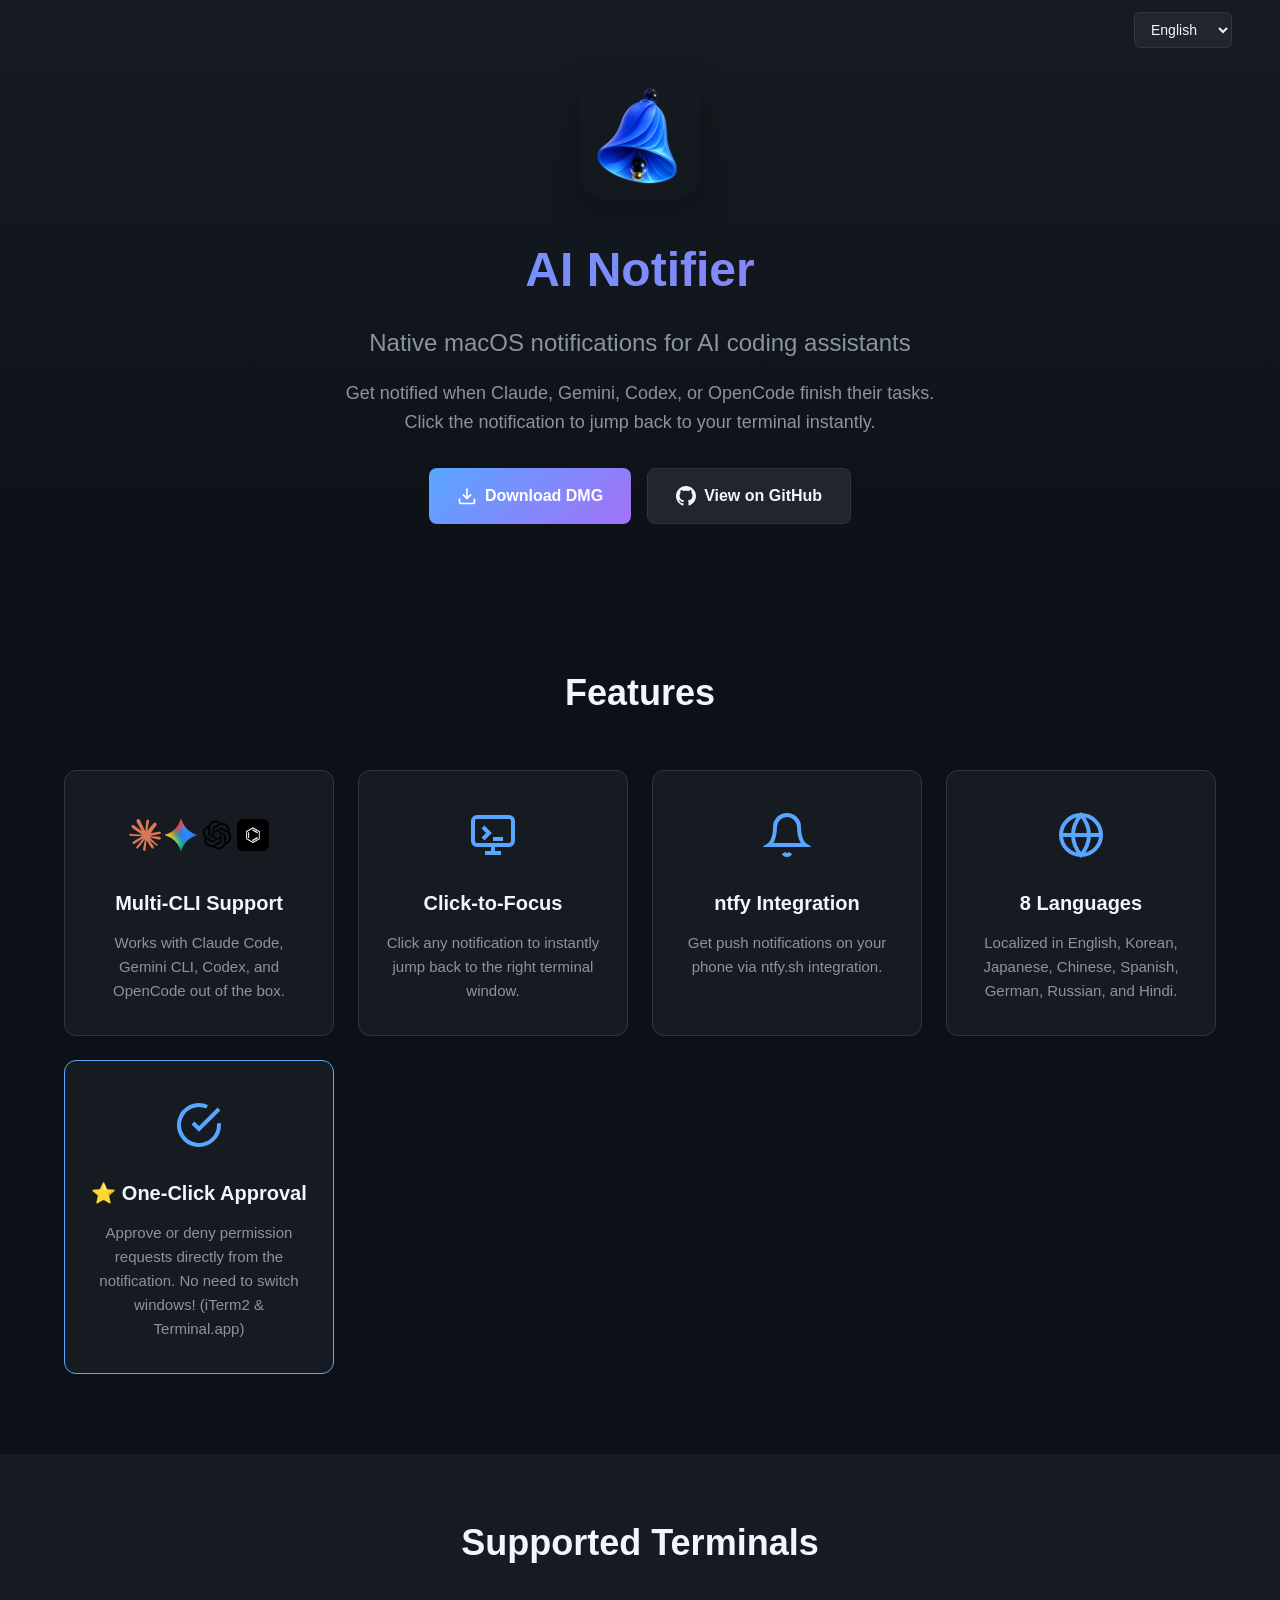
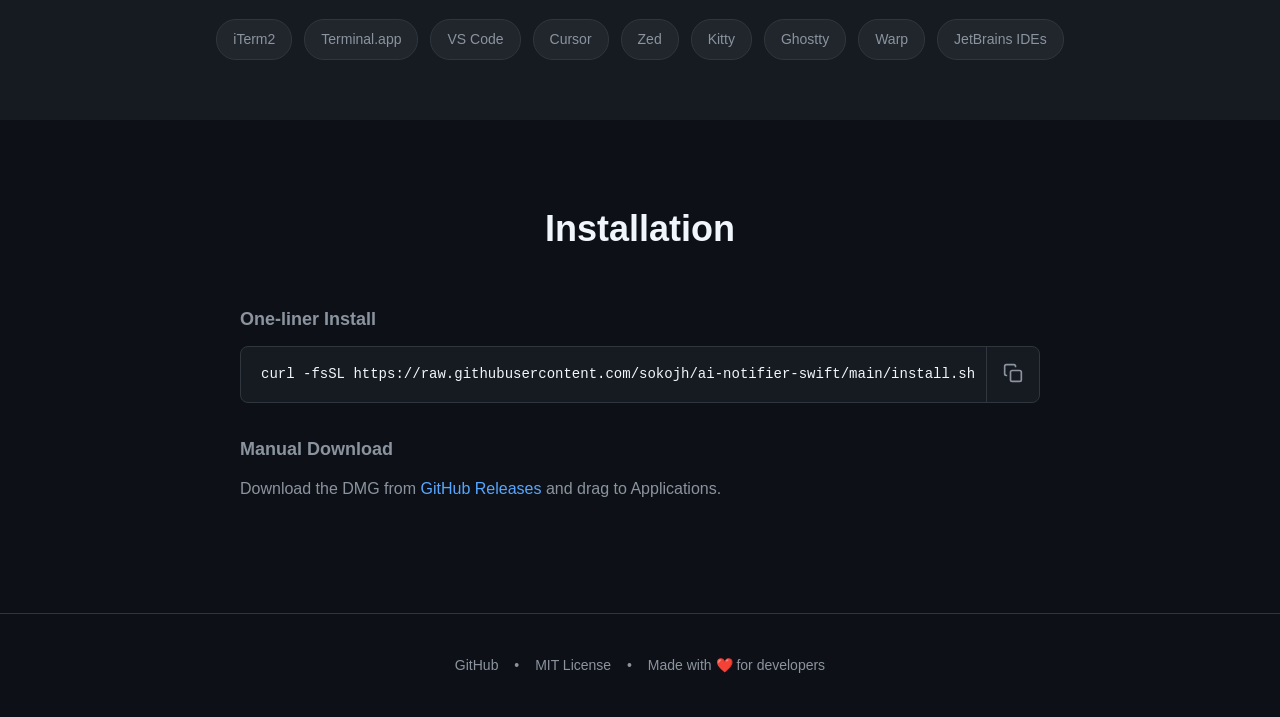
<file: docs/index.html>
<!DOCTYPE html>
<html lang="en">
<head>
    <meta charset="UTF-8">
    <meta name="viewport" content="width=device-width, initial-scale=1.0">
    <title>AI Notifier - Native macOS notifications for AI coding assistants</title>
    <meta name="description" content="Get native macOS notifications when Claude, Gemini, Codex, or OpenCode finish their tasks. Click to jump back to your terminal instantly.">
    <link rel="stylesheet" href="css/style.css">
    <link rel="icon" type="image/png" href="images/logo.png">
    <script>
        // Auto-detect language and redirect (only on first visit)
        (function() {
            if (sessionStorage.getItem('lang-selected')) return;
            const lang = navigator.language || navigator.userLanguage;
            const langMap = {
                'ko': 'ko.html', 'ko-KR': 'ko.html',
                'ja': 'ja.html', 'ja-JP': 'ja.html',
                'zh': 'zh.html', 'zh-CN': 'zh.html', 'zh-Hans': 'zh.html', 'zh-TW': 'zh.html',
                'es': 'es.html', 'es-ES': 'es.html', 'es-MX': 'es.html',
                'de': 'de.html', 'de-DE': 'de.html',
                'ru': 'ru.html', 'ru-RU': 'ru.html',
                'hi': 'hi.html', 'hi-IN': 'hi.html'
            };
            const target = langMap[lang] || langMap[lang.split('-')[0]];
            if (target) {
                sessionStorage.setItem('lang-selected', 'true');
                window.location.replace(target);
            }
        })();
    </script>
</head>
<body>
    <!-- Language Switcher -->
    <nav class="lang-nav">
        <div class="container">
            <select class="lang-select" onchange="switchLang(this.value)">
                <option value="index.html" selected>English</option>
                <option value="ko.html">한국어</option>
                <option value="ja.html">日本語</option>
                <option value="zh.html">中文</option>
                <option value="es.html">Español</option>
                <option value="de.html">Deutsch</option>
                <option value="ru.html">Русский</option>
                <option value="hi.html">हिन्दी</option>
            </select>
        </div>
    </nav>

    <!-- Hero Section -->
    <section class="hero">
        <div class="container">
            <img src="images/logo.png" alt="AI Notifier Logo" class="logo">
            <h1>AI Notifier</h1>
            <p class="tagline">Native macOS notifications for AI coding assistants</p>
            <p class="description">
                Get notified when Claude, Gemini, Codex, or OpenCode finish their tasks.
                Click the notification to jump back to your terminal instantly.
            </p>
            <div class="cta-buttons">
                <a href="https://github.com/sokojh/ai-notifier-swift/releases/latest/download/AI-Notifier.dmg" class="btn btn-primary">
                    <svg class="icon" viewBox="0 0 24 24" fill="none" stroke="currentColor" stroke-width="2">
                        <path d="M21 15v4a2 2 0 0 1-2 2H5a2 2 0 0 1-2-2v-4"></path>
                        <polyline points="7 10 12 15 17 10"></polyline>
                        <line x1="12" y1="15" x2="12" y2="3"></line>
                    </svg>
                    Download DMG
                </a>
                <a href="https://github.com/sokojh/ai-notifier-swift" class="btn btn-secondary">
                    <svg class="icon" viewBox="0 0 24 24" fill="currentColor">
                        <path d="M12 0c-6.626 0-12 5.373-12 12 0 5.302 3.438 9.8 8.207 11.387.599.111.793-.261.793-.577v-2.234c-3.338.726-4.033-1.416-4.033-1.416-.546-1.387-1.333-1.756-1.333-1.756-1.089-.745.083-.729.083-.729 1.205.084 1.839 1.237 1.839 1.237 1.07 1.834 2.807 1.304 3.492.997.107-.775.418-1.305.762-1.604-2.665-.305-5.467-1.334-5.467-5.931 0-1.311.469-2.381 1.236-3.221-.124-.303-.535-1.524.117-3.176 0 0 1.008-.322 3.301 1.23.957-.266 1.983-.399 3.003-.404 1.02.005 2.047.138 3.006.404 2.291-1.552 3.297-1.23 3.297-1.23.653 1.653.242 2.874.118 3.176.77.84 1.235 1.911 1.235 3.221 0 4.609-2.807 5.624-5.479 5.921.43.372.823 1.102.823 2.222v3.293c0 .319.192.694.801.576 4.765-1.589 8.199-6.086 8.199-11.386 0-6.627-5.373-12-12-12z"/>
                    </svg>
                    View on GitHub
                </a>
            </div>
        </div>
    </section>

    <!-- Features Section -->
    <section class="features">
        <div class="container">
            <h2>Features</h2>
            <div class="feature-grid">
                <div class="feature-card">
                    <div class="feature-icon">
                        <div class="cli-icons">
                            <img src="images/claude-logo.png" alt="Claude" title="Claude">
                            <img src="images/gemini-logo.png" alt="Gemini" title="Gemini">
                            <img src="images/codex-logo.png" alt="Codex" title="Codex">
                            <img src="images/opencode-logo.png" alt="OpenCode" title="OpenCode">
                        </div>
                    </div>
                    <h3>Multi-CLI Support</h3>
                    <p>Works with Claude Code, Gemini CLI, Codex, and OpenCode out of the box.</p>
                </div>
                <div class="feature-card">
                    <div class="feature-icon">
                        <svg viewBox="0 0 24 24" fill="none" stroke="currentColor" stroke-width="2">
                            <rect x="2" y="3" width="20" height="14" rx="2" ry="2"></rect>
                            <line x1="8" y1="21" x2="16" y2="21"></line>
                            <line x1="12" y1="17" x2="12" y2="21"></line>
                            <path d="M7 8l3 3-3 3"></path>
                            <line x1="12" y1="14" x2="17" y2="14"></line>
                        </svg>
                    </div>
                    <h3>Click-to-Focus</h3>
                    <p>Click any notification to instantly jump back to the right terminal window.</p>
                </div>
                <div class="feature-card">
                    <div class="feature-icon">
                        <svg viewBox="0 0 24 24" fill="none" stroke="currentColor" stroke-width="2">
                            <path d="M18 8A6 6 0 0 0 6 8c0 7-3 9-3 9h18s-3-2-3-9"></path>
                            <path d="M13.73 21a2 2 0 0 1-3.46 0"></path>
                            <path d="M12 2v1"></path>
                        </svg>
                    </div>
                    <h3>ntfy Integration</h3>
                    <p>Get push notifications on your phone via ntfy.sh integration.</p>
                </div>
                <div class="feature-card">
                    <div class="feature-icon">
                        <svg viewBox="0 0 24 24" fill="none" stroke="currentColor" stroke-width="2">
                            <circle cx="12" cy="12" r="10"></circle>
                            <line x1="2" y1="12" x2="22" y2="12"></line>
                            <path d="M12 2a15.3 15.3 0 0 1 4 10 15.3 15.3 0 0 1-4 10 15.3 15.3 0 0 1-4-10 15.3 15.3 0 0 1 4-10z"></path>
                        </svg>
                    </div>
                    <h3>8 Languages</h3>
                    <p>Localized in English, Korean, Japanese, Chinese, Spanish, German, Russian, and Hindi.</p>
                </div>
                <div class="feature-card highlight">
                    <div class="feature-icon">
                        <svg viewBox="0 0 24 24" fill="none" stroke="currentColor" stroke-width="2">
                            <path d="M22 11.08V12a10 10 0 1 1-5.93-9.14"></path>
                            <polyline points="22 4 12 14.01 9 11.01"></polyline>
                        </svg>
                    </div>
                    <h3>⭐ One-Click Approval</h3>
                    <p>Approve or deny permission requests directly from the notification. No need to switch windows! (iTerm2 & Terminal.app)</p>
                </div>
            </div>
        </div>
    </section>

    <!-- Terminal Support Section -->
    <section class="terminals">
        <div class="container">
            <h2>Supported Terminals</h2>
            <div class="terminal-list">
                <span class="terminal-badge">iTerm2</span>
                <span class="terminal-badge">Terminal.app</span>
                <span class="terminal-badge">VS Code</span>
                <span class="terminal-badge">Cursor</span>
                <span class="terminal-badge">Zed</span>
                <span class="terminal-badge">Kitty</span>
                <span class="terminal-badge">Ghostty</span>
                <span class="terminal-badge">Warp</span>
                <span class="terminal-badge">JetBrains IDEs</span>
            </div>
        </div>
    </section>

    <!-- Installation Section -->
    <section class="installation">
        <div class="container">
            <h2>Installation</h2>
            <div class="install-options">
                <div class="install-option">
                    <h3>One-liner Install</h3>
                    <div class="code-block">
                        <code>curl -fsSL https://raw.githubusercontent.com/sokojh/ai-notifier-swift/main/install.sh | bash</code>
                        <button class="copy-btn" onclick="copyCode(this)" title="Copy to clipboard">
                            <svg viewBox="0 0 24 24" fill="none" stroke="currentColor" stroke-width="2">
                                <rect x="9" y="9" width="13" height="13" rx="2" ry="2"></rect>
                                <path d="M5 15H4a2 2 0 0 1-2-2V4a2 2 0 0 1 2-2h9a2 2 0 0 1 2 2v1"></path>
                            </svg>
                        </button>
                    </div>
                </div>
                <div class="install-option">
                    <h3>Manual Download</h3>
                    <p>Download the DMG from <a href="https://github.com/sokojh/ai-notifier-swift/releases/latest">GitHub Releases</a> and drag to Applications.</p>
                </div>
            </div>
        </div>
    </section>

    <!-- Footer -->
    <footer>
        <div class="container">
            <p>
                <a href="https://github.com/sokojh/ai-notifier-swift">GitHub</a>
                <span class="separator">•</span>
                <a href="https://github.com/sokojh/ai-notifier-swift/blob/main/LICENSE">MIT License</a>
                <span class="separator">•</span>
                Made with ❤️ for developers
            </p>
        </div>
    </footer>

    <script>
        function copyCode(button) {
            const code = button.previousElementSibling.textContent;
            navigator.clipboard.writeText(code).then(() => {
                button.classList.add('copied');
                setTimeout(() => button.classList.remove('copied'), 2000);
            });
        }
        function switchLang(url) {
            sessionStorage.setItem('lang-selected', 'true');
            window.location.href = url;
        }
    </script>
</body>
</html>
</file>
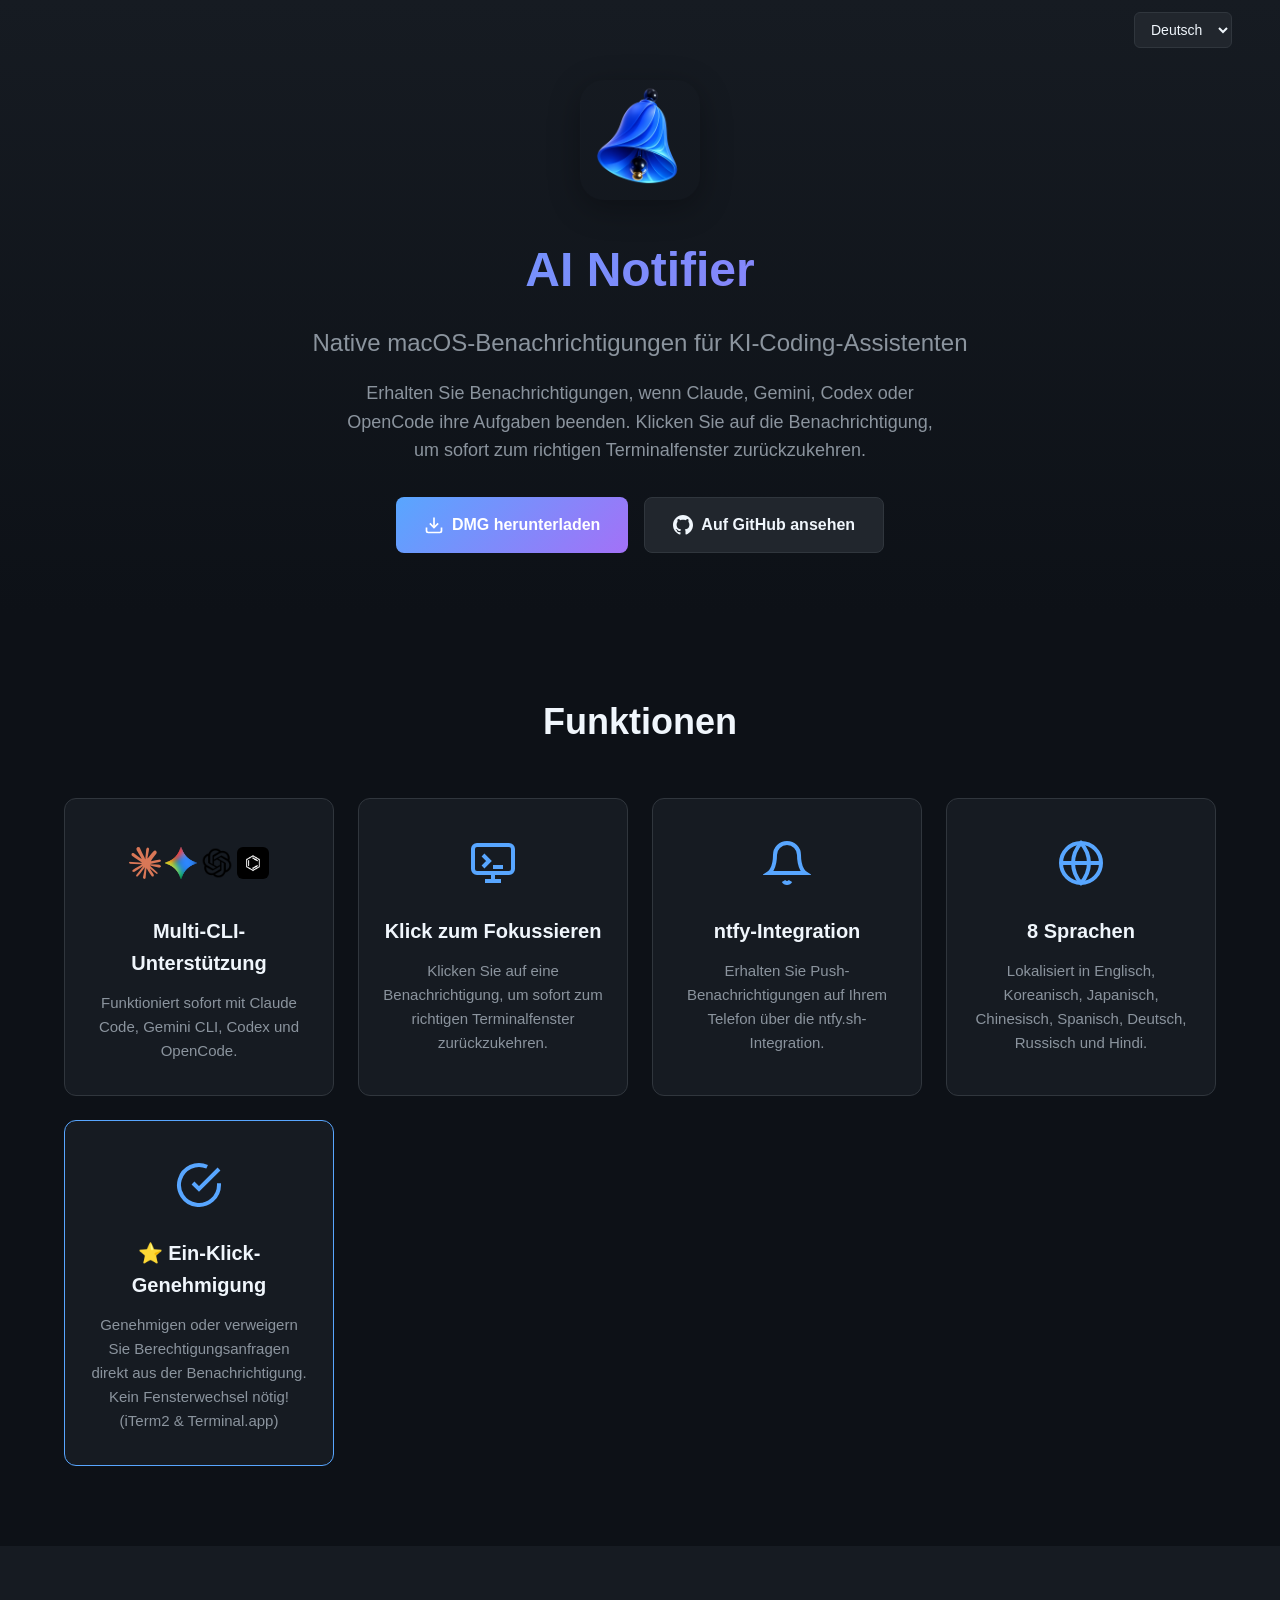
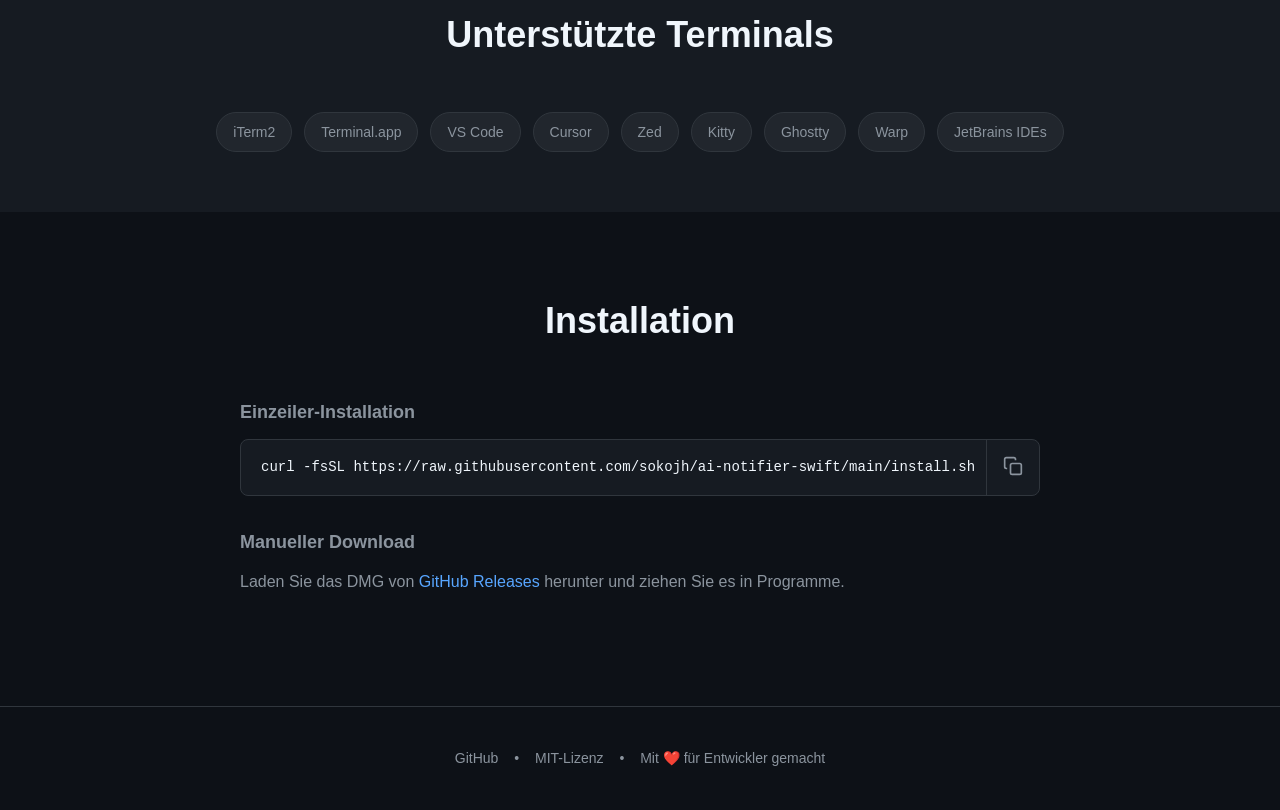
<file: docs/de.html>
<!DOCTYPE html>
<html lang="de">
<head>
    <meta charset="UTF-8">
    <meta name="viewport" content="width=device-width, initial-scale=1.0">
    <title>AI Notifier - Native macOS-Benachrichtigungen für KI-Coding-Assistenten</title>
    <meta name="description" content="Erhalten Sie native macOS-Benachrichtigungen, wenn Claude, Gemini, Codex oder OpenCode ihre Aufgaben beenden. Klicken Sie, um sofort zu Ihrem Terminal zurückzukehren.">
    <link rel="stylesheet" href="css/style.css">
    <link rel="icon" type="image/png" href="images/logo.png">
</head>
<body>
    <!-- Language Switcher -->
    <nav class="lang-nav">
        <div class="container">
            <select class="lang-select" onchange="switchLang(this.value)">
                <option value="index.html">English</option>
                <option value="ko.html">한국어</option>
                <option value="ja.html">日本語</option>
                <option value="zh.html">中文</option>
                <option value="es.html">Español</option>
                <option value="de.html" selected>Deutsch</option>
                <option value="ru.html">Русский</option>
                <option value="hi.html">हिन्दी</option>
            </select>
        </div>
    </nav>

    <!-- Hero Section -->
    <section class="hero">
        <div class="container">
            <img src="images/logo.png" alt="AI Notifier Logo" class="logo">
            <h1>AI Notifier</h1>
            <p class="tagline">Native macOS-Benachrichtigungen für KI-Coding-Assistenten</p>
            <p class="description">
                Erhalten Sie Benachrichtigungen, wenn Claude, Gemini, Codex oder OpenCode ihre Aufgaben beenden.
                Klicken Sie auf die Benachrichtigung, um sofort zum richtigen Terminalfenster zurückzukehren.
            </p>
            <div class="cta-buttons">
                <a href="https://github.com/sokojh/ai-notifier-swift/releases/latest/download/AI-Notifier.dmg" class="btn btn-primary">
                    <svg class="icon" viewBox="0 0 24 24" fill="none" stroke="currentColor" stroke-width="2">
                        <path d="M21 15v4a2 2 0 0 1-2 2H5a2 2 0 0 1-2-2v-4"></path>
                        <polyline points="7 10 12 15 17 10"></polyline>
                        <line x1="12" y1="15" x2="12" y2="3"></line>
                    </svg>
                    DMG herunterladen
                </a>
                <a href="https://github.com/sokojh/ai-notifier-swift" class="btn btn-secondary">
                    <svg class="icon" viewBox="0 0 24 24" fill="currentColor">
                        <path d="M12 0c-6.626 0-12 5.373-12 12 0 5.302 3.438 9.8 8.207 11.387.599.111.793-.261.793-.577v-2.234c-3.338.726-4.033-1.416-4.033-1.416-.546-1.387-1.333-1.756-1.333-1.756-1.089-.745.083-.729.083-.729 1.205.084 1.839 1.237 1.839 1.237 1.07 1.834 2.807 1.304 3.492.997.107-.775.418-1.305.762-1.604-2.665-.305-5.467-1.334-5.467-5.931 0-1.311.469-2.381 1.236-3.221-.124-.303-.535-1.524.117-3.176 0 0 1.008-.322 3.301 1.23.957-.266 1.983-.399 3.003-.404 1.02.005 2.047.138 3.006.404 2.291-1.552 3.297-1.23 3.297-1.23.653 1.653.242 2.874.118 3.176.77.84 1.235 1.911 1.235 3.221 0 4.609-2.807 5.624-5.479 5.921.43.372.823 1.102.823 2.222v3.293c0 .319.192.694.801.576 4.765-1.589 8.199-6.086 8.199-11.386 0-6.627-5.373-12-12-12z"/>
                    </svg>
                    Auf GitHub ansehen
                </a>
            </div>
        </div>
    </section>

    <!-- Features Section -->
    <section class="features">
        <div class="container">
            <h2>Funktionen</h2>
            <div class="feature-grid">
                <div class="feature-card">
                    <div class="feature-icon">
                        <div class="cli-icons">
                            <img src="images/claude-logo.png" alt="Claude" title="Claude">
                            <img src="images/gemini-logo.png" alt="Gemini" title="Gemini">
                            <img src="images/codex-logo.png" alt="Codex" title="Codex">
                            <img src="images/opencode-logo.png" alt="OpenCode" title="OpenCode">
                        </div>
                    </div>
                    <h3>Multi-CLI-Unterstützung</h3>
                    <p>Funktioniert sofort mit Claude Code, Gemini CLI, Codex und OpenCode.</p>
                </div>
                <div class="feature-card">
                    <div class="feature-icon">
                        <svg viewBox="0 0 24 24" fill="none" stroke="currentColor" stroke-width="2">
                            <rect x="2" y="3" width="20" height="14" rx="2" ry="2"></rect>
                            <line x1="8" y1="21" x2="16" y2="21"></line>
                            <line x1="12" y1="17" x2="12" y2="21"></line>
                            <path d="M7 8l3 3-3 3"></path>
                            <line x1="12" y1="14" x2="17" y2="14"></line>
                        </svg>
                    </div>
                    <h3>Klick zum Fokussieren</h3>
                    <p>Klicken Sie auf eine Benachrichtigung, um sofort zum richtigen Terminalfenster zurückzukehren.</p>
                </div>
                <div class="feature-card">
                    <div class="feature-icon">
                        <svg viewBox="0 0 24 24" fill="none" stroke="currentColor" stroke-width="2">
                            <path d="M18 8A6 6 0 0 0 6 8c0 7-3 9-3 9h18s-3-2-3-9"></path>
                            <path d="M13.73 21a2 2 0 0 1-3.46 0"></path>
                            <path d="M12 2v1"></path>
                        </svg>
                    </div>
                    <h3>ntfy-Integration</h3>
                    <p>Erhalten Sie Push-Benachrichtigungen auf Ihrem Telefon über die ntfy.sh-Integration.</p>
                </div>
                <div class="feature-card">
                    <div class="feature-icon">
                        <svg viewBox="0 0 24 24" fill="none" stroke="currentColor" stroke-width="2">
                            <circle cx="12" cy="12" r="10"></circle>
                            <line x1="2" y1="12" x2="22" y2="12"></line>
                            <path d="M12 2a15.3 15.3 0 0 1 4 10 15.3 15.3 0 0 1-4 10 15.3 15.3 0 0 1-4-10 15.3 15.3 0 0 1 4-10z"></path>
                        </svg>
                    </div>
                    <h3>8 Sprachen</h3>
                    <p>Lokalisiert in Englisch, Koreanisch, Japanisch, Chinesisch, Spanisch, Deutsch, Russisch und Hindi.</p>
                </div>
                <div class="feature-card highlight">
                    <div class="feature-icon">
                        <svg viewBox="0 0 24 24" fill="none" stroke="currentColor" stroke-width="2">
                            <path d="M22 11.08V12a10 10 0 1 1-5.93-9.14"></path>
                            <polyline points="22 4 12 14.01 9 11.01"></polyline>
                        </svg>
                    </div>
                    <h3>⭐ Ein-Klick-Genehmigung</h3>
                    <p>Genehmigen oder verweigern Sie Berechtigungsanfragen direkt aus der Benachrichtigung. Kein Fensterwechsel nötig! (iTerm2 & Terminal.app)</p>
                </div>
            </div>
        </div>
    </section>

    <!-- Terminal Support Section -->
    <section class="terminals">
        <div class="container">
            <h2>Unterstützte Terminals</h2>
            <div class="terminal-list">
                <span class="terminal-badge">iTerm2</span>
                <span class="terminal-badge">Terminal.app</span>
                <span class="terminal-badge">VS Code</span>
                <span class="terminal-badge">Cursor</span>
                <span class="terminal-badge">Zed</span>
                <span class="terminal-badge">Kitty</span>
                <span class="terminal-badge">Ghostty</span>
                <span class="terminal-badge">Warp</span>
                <span class="terminal-badge">JetBrains IDEs</span>
            </div>
        </div>
    </section>

    <!-- Installation Section -->
    <section class="installation">
        <div class="container">
            <h2>Installation</h2>
            <div class="install-options">
                <div class="install-option">
                    <h3>Einzeiler-Installation</h3>
                    <div class="code-block">
                        <code>curl -fsSL https://raw.githubusercontent.com/sokojh/ai-notifier-swift/main/install.sh | bash</code>
                        <button class="copy-btn" onclick="copyCode(this)" title="In die Zwischenablage kopieren">
                            <svg viewBox="0 0 24 24" fill="none" stroke="currentColor" stroke-width="2">
                                <rect x="9" y="9" width="13" height="13" rx="2" ry="2"></rect>
                                <path d="M5 15H4a2 2 0 0 1-2-2V4a2 2 0 0 1 2-2h9a2 2 0 0 1 2 2v1"></path>
                            </svg>
                        </button>
                    </div>
                </div>
                <div class="install-option">
                    <h3>Manueller Download</h3>
                    <p>Laden Sie das DMG von <a href="https://github.com/sokojh/ai-notifier-swift/releases/latest">GitHub Releases</a> herunter und ziehen Sie es in Programme.</p>
                </div>
            </div>
        </div>
    </section>

    <!-- Footer -->
    <footer>
        <div class="container">
            <p>
                <a href="https://github.com/sokojh/ai-notifier-swift">GitHub</a>
                <span class="separator">•</span>
                <a href="https://github.com/sokojh/ai-notifier-swift/blob/main/LICENSE">MIT-Lizenz</a>
                <span class="separator">•</span>
                Mit ❤️ für Entwickler gemacht
            </p>
        </div>
    </footer>

    <script>
        function copyCode(button) {
            const code = button.previousElementSibling.textContent;
            navigator.clipboard.writeText(code).then(() => {
                button.classList.add('copied');
                setTimeout(() => button.classList.remove('copied'), 2000);
            });
        }
        function switchLang(url) {
            sessionStorage.setItem('lang-selected', 'true');
            window.location.href = url;
        }
    </script>
</body>
</html>
</file>
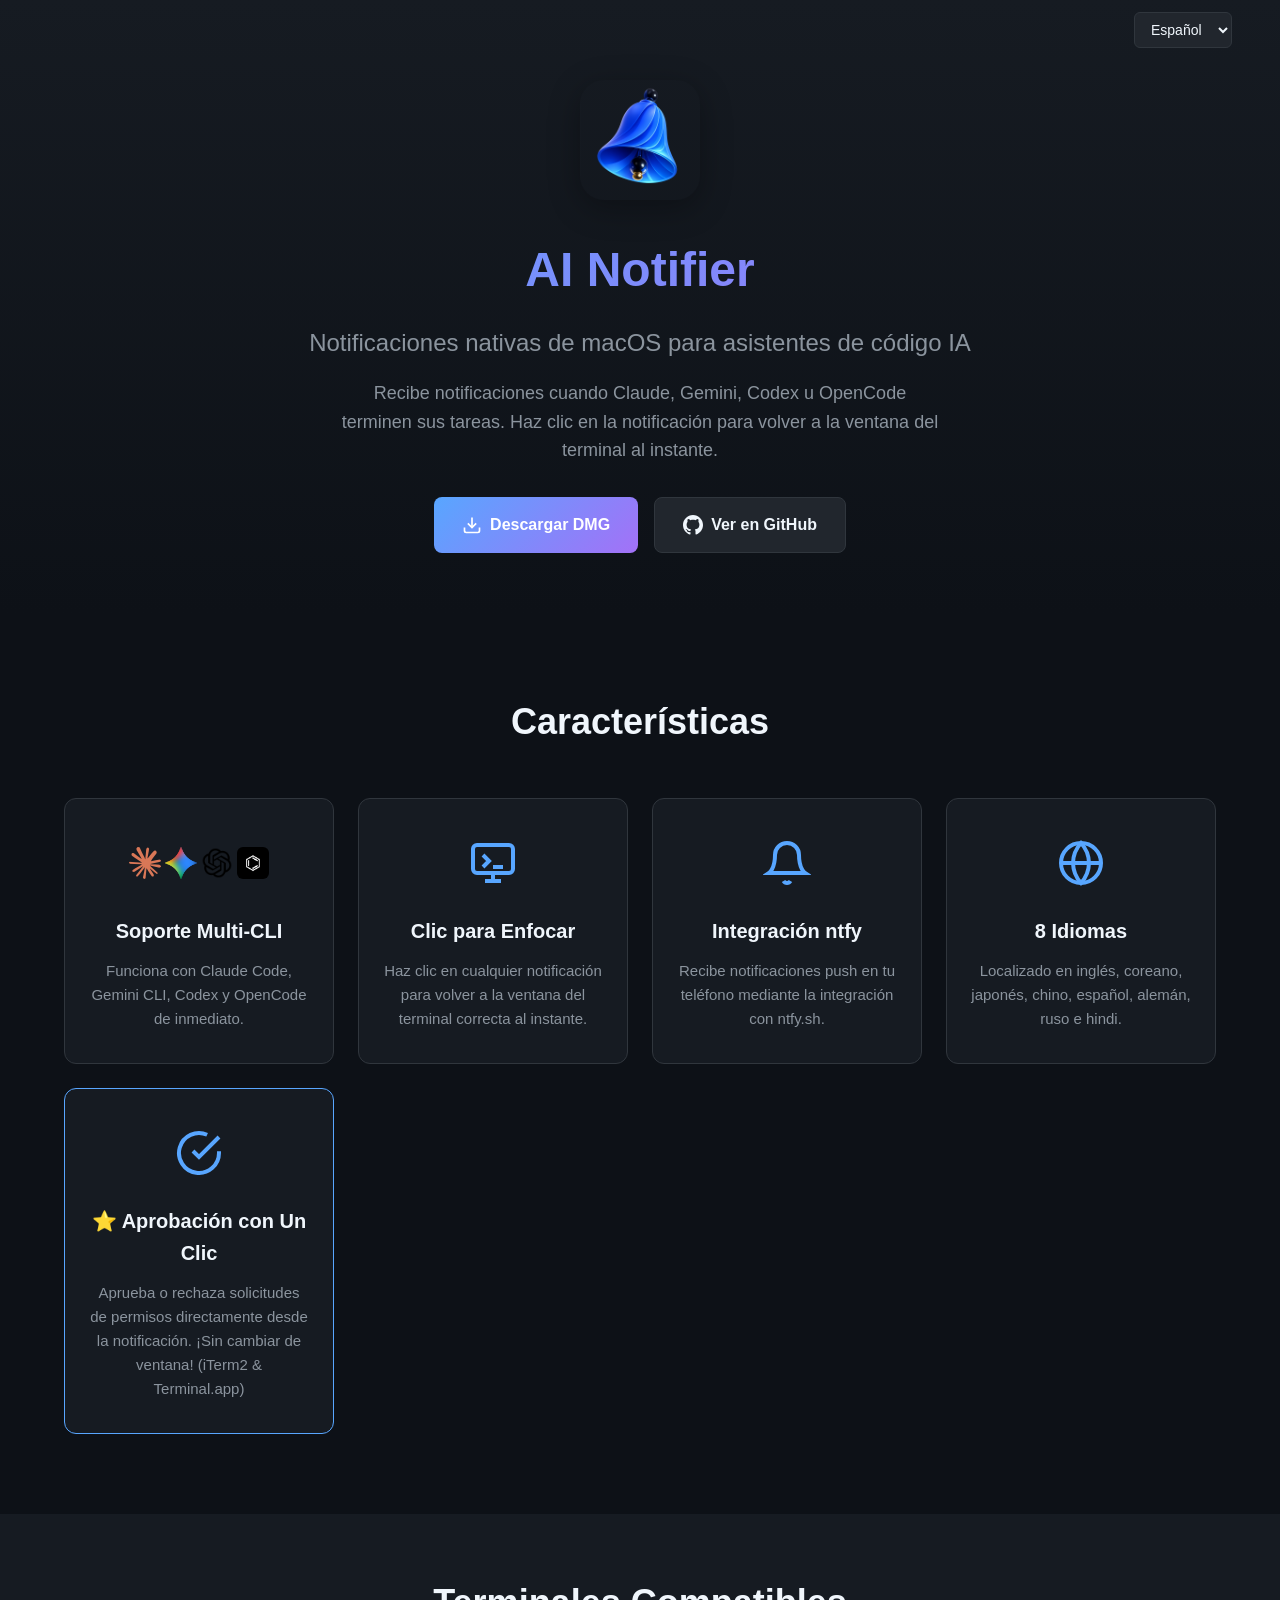
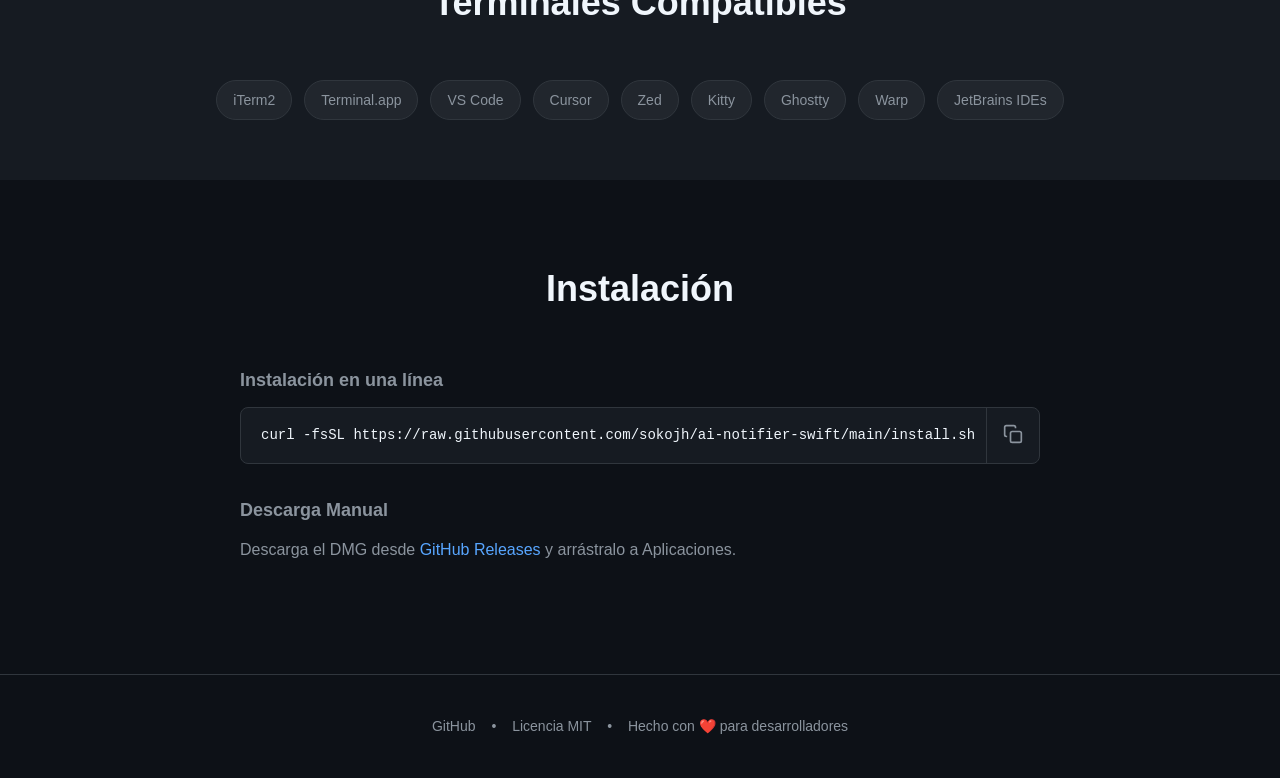
<file: docs/es.html>
<!DOCTYPE html>
<html lang="es">
<head>
    <meta charset="UTF-8">
    <meta name="viewport" content="width=device-width, initial-scale=1.0">
    <title>AI Notifier - Notificaciones nativas de macOS para asistentes de código IA</title>
    <meta name="description" content="Recibe notificaciones nativas de macOS cuando Claude, Gemini, Codex u OpenCode terminen sus tareas. Haz clic para volver a tu terminal al instante.">
    <link rel="stylesheet" href="css/style.css">
    <link rel="icon" type="image/png" href="images/logo.png">
</head>
<body>
    <!-- Language Switcher -->
    <nav class="lang-nav">
        <div class="container">
            <select class="lang-select" onchange="switchLang(this.value)">
                <option value="index.html">English</option>
                <option value="ko.html">한국어</option>
                <option value="ja.html">日本語</option>
                <option value="zh.html">中文</option>
                <option value="es.html" selected>Español</option>
                <option value="de.html">Deutsch</option>
                <option value="ru.html">Русский</option>
                <option value="hi.html">हिन्दी</option>
            </select>
        </div>
    </nav>

    <!-- Hero Section -->
    <section class="hero">
        <div class="container">
            <img src="images/logo.png" alt="Logo de AI Notifier" class="logo">
            <h1>AI Notifier</h1>
            <p class="tagline">Notificaciones nativas de macOS para asistentes de código IA</p>
            <p class="description">
                Recibe notificaciones cuando Claude, Gemini, Codex u OpenCode terminen sus tareas.
                Haz clic en la notificación para volver a la ventana del terminal al instante.
            </p>
            <div class="cta-buttons">
                <a href="https://github.com/sokojh/ai-notifier-swift/releases/latest/download/AI-Notifier.dmg" class="btn btn-primary">
                    <svg class="icon" viewBox="0 0 24 24" fill="none" stroke="currentColor" stroke-width="2">
                        <path d="M21 15v4a2 2 0 0 1-2 2H5a2 2 0 0 1-2-2v-4"></path>
                        <polyline points="7 10 12 15 17 10"></polyline>
                        <line x1="12" y1="15" x2="12" y2="3"></line>
                    </svg>
                    Descargar DMG
                </a>
                <a href="https://github.com/sokojh/ai-notifier-swift" class="btn btn-secondary">
                    <svg class="icon" viewBox="0 0 24 24" fill="currentColor">
                        <path d="M12 0c-6.626 0-12 5.373-12 12 0 5.302 3.438 9.8 8.207 11.387.599.111.793-.261.793-.577v-2.234c-3.338.726-4.033-1.416-4.033-1.416-.546-1.387-1.333-1.756-1.333-1.756-1.089-.745.083-.729.083-.729 1.205.084 1.839 1.237 1.839 1.237 1.07 1.834 2.807 1.304 3.492.997.107-.775.418-1.305.762-1.604-2.665-.305-5.467-1.334-5.467-5.931 0-1.311.469-2.381 1.236-3.221-.124-.303-.535-1.524.117-3.176 0 0 1.008-.322 3.301 1.23.957-.266 1.983-.399 3.003-.404 1.02.005 2.047.138 3.006.404 2.291-1.552 3.297-1.23 3.297-1.23.653 1.653.242 2.874.118 3.176.77.84 1.235 1.911 1.235 3.221 0 4.609-2.807 5.624-5.479 5.921.43.372.823 1.102.823 2.222v3.293c0 .319.192.694.801.576 4.765-1.589 8.199-6.086 8.199-11.386 0-6.627-5.373-12-12-12z"/>
                    </svg>
                    Ver en GitHub
                </a>
            </div>
        </div>
    </section>

    <!-- Features Section -->
    <section class="features">
        <div class="container">
            <h2>Características</h2>
            <div class="feature-grid">
                <div class="feature-card">
                    <div class="feature-icon">
                        <div class="cli-icons">
                            <img src="images/claude-logo.png" alt="Claude" title="Claude">
                            <img src="images/gemini-logo.png" alt="Gemini" title="Gemini">
                            <img src="images/codex-logo.png" alt="Codex" title="Codex">
                            <img src="images/opencode-logo.png" alt="OpenCode" title="OpenCode">
                        </div>
                    </div>
                    <h3>Soporte Multi-CLI</h3>
                    <p>Funciona con Claude Code, Gemini CLI, Codex y OpenCode de inmediato.</p>
                </div>
                <div class="feature-card">
                    <div class="feature-icon">
                        <svg viewBox="0 0 24 24" fill="none" stroke="currentColor" stroke-width="2">
                            <rect x="2" y="3" width="20" height="14" rx="2" ry="2"></rect>
                            <line x1="8" y1="21" x2="16" y2="21"></line>
                            <line x1="12" y1="17" x2="12" y2="21"></line>
                            <path d="M7 8l3 3-3 3"></path>
                            <line x1="12" y1="14" x2="17" y2="14"></line>
                        </svg>
                    </div>
                    <h3>Clic para Enfocar</h3>
                    <p>Haz clic en cualquier notificación para volver a la ventana del terminal correcta al instante.</p>
                </div>
                <div class="feature-card">
                    <div class="feature-icon">
                        <svg viewBox="0 0 24 24" fill="none" stroke="currentColor" stroke-width="2">
                            <path d="M18 8A6 6 0 0 0 6 8c0 7-3 9-3 9h18s-3-2-3-9"></path>
                            <path d="M13.73 21a2 2 0 0 1-3.46 0"></path>
                            <path d="M12 2v1"></path>
                        </svg>
                    </div>
                    <h3>Integración ntfy</h3>
                    <p>Recibe notificaciones push en tu teléfono mediante la integración con ntfy.sh.</p>
                </div>
                <div class="feature-card">
                    <div class="feature-icon">
                        <svg viewBox="0 0 24 24" fill="none" stroke="currentColor" stroke-width="2">
                            <circle cx="12" cy="12" r="10"></circle>
                            <line x1="2" y1="12" x2="22" y2="12"></line>
                            <path d="M12 2a15.3 15.3 0 0 1 4 10 15.3 15.3 0 0 1-4 10 15.3 15.3 0 0 1-4-10 15.3 15.3 0 0 1 4-10z"></path>
                        </svg>
                    </div>
                    <h3>8 Idiomas</h3>
                    <p>Localizado en inglés, coreano, japonés, chino, español, alemán, ruso e hindi.</p>
                </div>
                <div class="feature-card highlight">
                    <div class="feature-icon">
                        <svg viewBox="0 0 24 24" fill="none" stroke="currentColor" stroke-width="2">
                            <path d="M22 11.08V12a10 10 0 1 1-5.93-9.14"></path>
                            <polyline points="22 4 12 14.01 9 11.01"></polyline>
                        </svg>
                    </div>
                    <h3>⭐ Aprobación con Un Clic</h3>
                    <p>Aprueba o rechaza solicitudes de permisos directamente desde la notificación. ¡Sin cambiar de ventana! (iTerm2 & Terminal.app)</p>
                </div>
            </div>
        </div>
    </section>

    <!-- Terminal Support Section -->
    <section class="terminals">
        <div class="container">
            <h2>Terminales Compatibles</h2>
            <div class="terminal-list">
                <span class="terminal-badge">iTerm2</span>
                <span class="terminal-badge">Terminal.app</span>
                <span class="terminal-badge">VS Code</span>
                <span class="terminal-badge">Cursor</span>
                <span class="terminal-badge">Zed</span>
                <span class="terminal-badge">Kitty</span>
                <span class="terminal-badge">Ghostty</span>
                <span class="terminal-badge">Warp</span>
                <span class="terminal-badge">JetBrains IDEs</span>
            </div>
        </div>
    </section>

    <!-- Installation Section -->
    <section class="installation">
        <div class="container">
            <h2>Instalación</h2>
            <div class="install-options">
                <div class="install-option">
                    <h3>Instalación en una línea</h3>
                    <div class="code-block">
                        <code>curl -fsSL https://raw.githubusercontent.com/sokojh/ai-notifier-swift/main/install.sh | bash</code>
                        <button class="copy-btn" onclick="copyCode(this)" title="Copiar al portapapeles">
                            <svg viewBox="0 0 24 24" fill="none" stroke="currentColor" stroke-width="2">
                                <rect x="9" y="9" width="13" height="13" rx="2" ry="2"></rect>
                                <path d="M5 15H4a2 2 0 0 1-2-2V4a2 2 0 0 1 2-2h9a2 2 0 0 1 2 2v1"></path>
                            </svg>
                        </button>
                    </div>
                </div>
                <div class="install-option">
                    <h3>Descarga Manual</h3>
                    <p>Descarga el DMG desde <a href="https://github.com/sokojh/ai-notifier-swift/releases/latest">GitHub Releases</a> y arrástralo a Aplicaciones.</p>
                </div>
            </div>
        </div>
    </section>

    <!-- Footer -->
    <footer>
        <div class="container">
            <p>
                <a href="https://github.com/sokojh/ai-notifier-swift">GitHub</a>
                <span class="separator">•</span>
                <a href="https://github.com/sokojh/ai-notifier-swift/blob/main/LICENSE">Licencia MIT</a>
                <span class="separator">•</span>
                Hecho con ❤️ para desarrolladores
            </p>
        </div>
    </footer>

    <script>
        function copyCode(button) {
            const code = button.previousElementSibling.textContent;
            navigator.clipboard.writeText(code).then(() => {
                button.classList.add('copied');
                setTimeout(() => button.classList.remove('copied'), 2000);
            });
        }
        function switchLang(url) {
            sessionStorage.setItem('lang-selected', 'true');
            window.location.href = url;
        }
    </script>
</body>
</html>
</file>
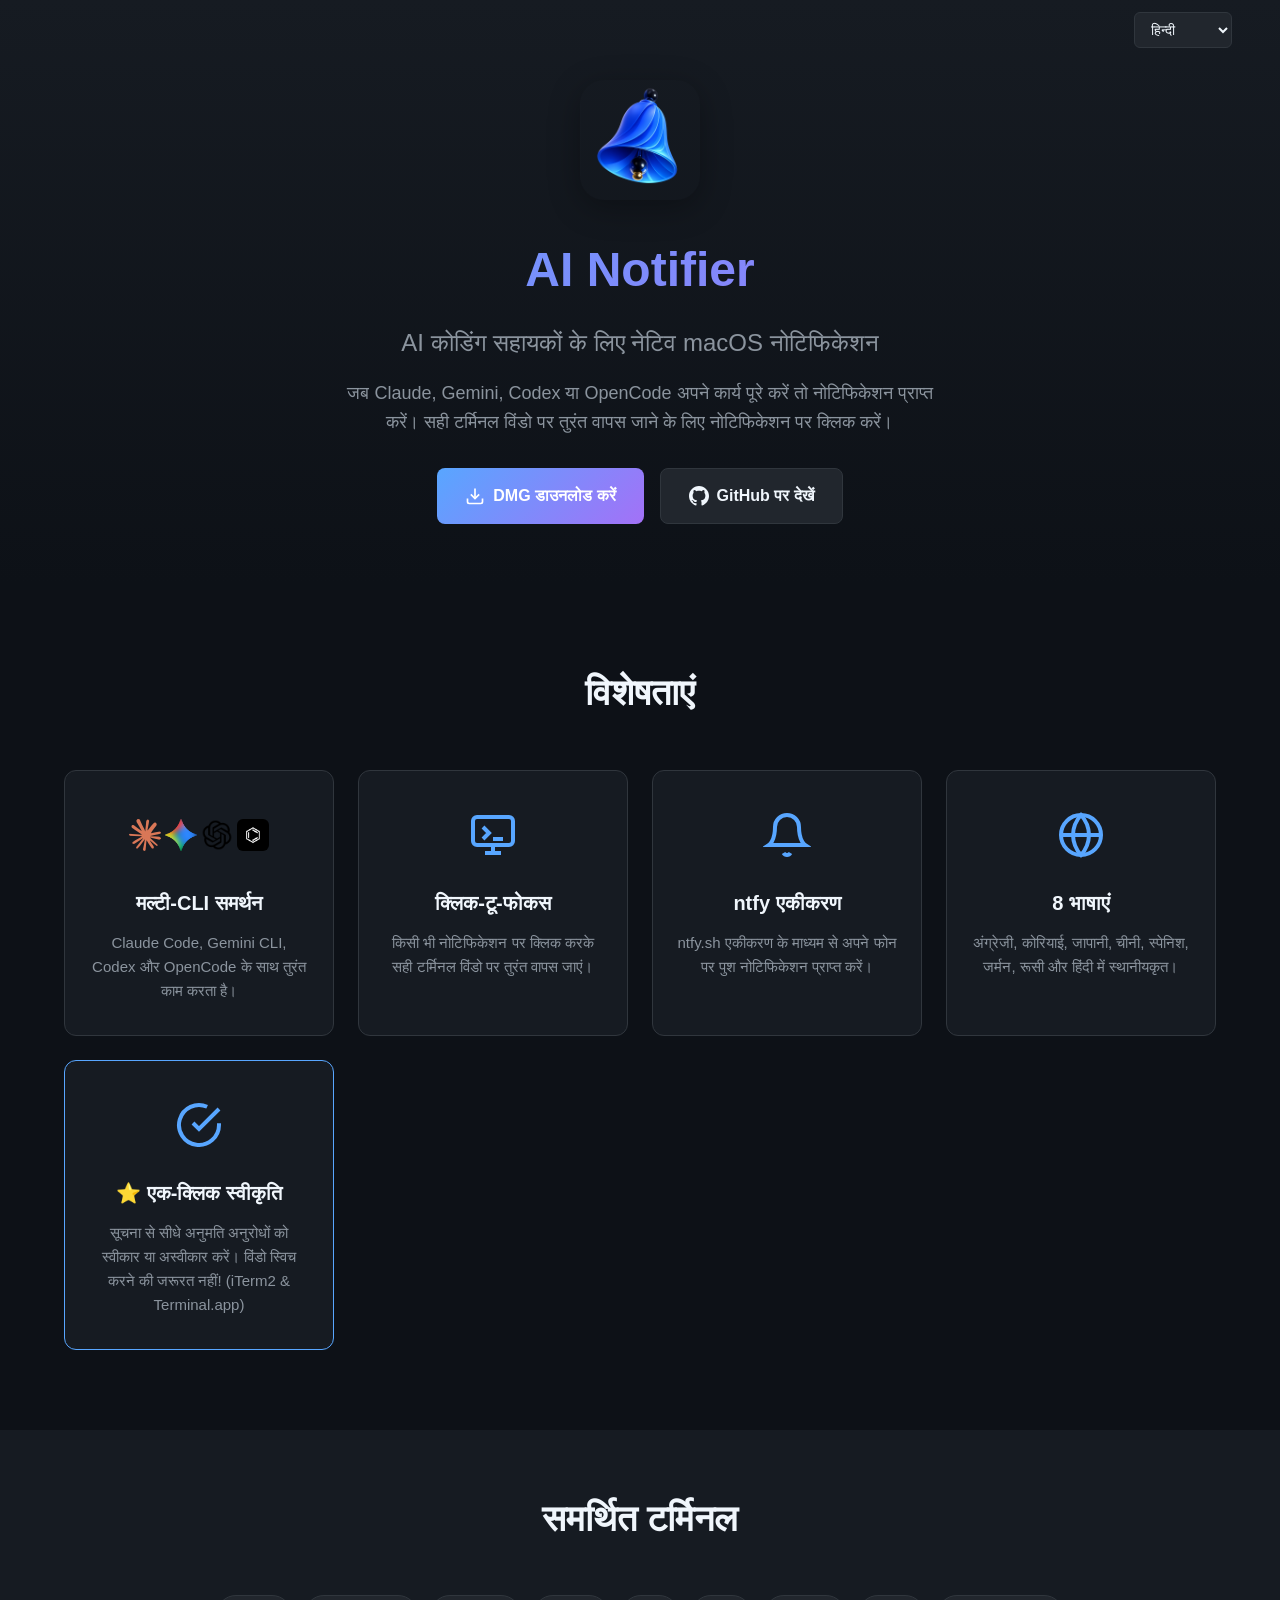
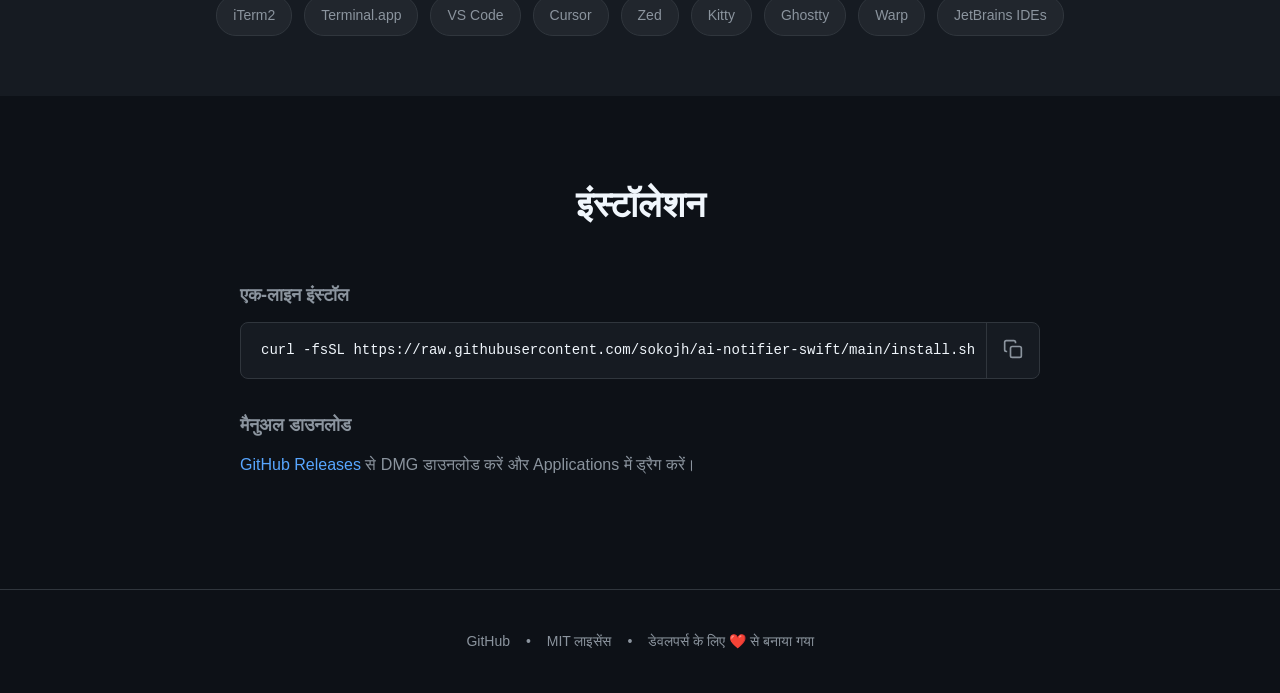
<file: docs/hi.html>
<!DOCTYPE html>
<html lang="hi">
<head>
    <meta charset="UTF-8">
    <meta name="viewport" content="width=device-width, initial-scale=1.0">
    <title>AI Notifier - AI कोडिंग सहायकों के लिए नेटिव macOS नोटिफिकेशन</title>
    <meta name="description" content="जब Claude, Gemini, Codex या OpenCode अपने कार्य पूरे करें तो नेटिव macOS नोटिफिकेशन प्राप्त करें। टर्मिनल पर तुरंत वापस जाने के लिए क्लिक करें।">
    <link rel="stylesheet" href="css/style.css">
    <link rel="icon" type="image/png" href="images/logo.png">
</head>
<body>
    <!-- Language Switcher -->
    <nav class="lang-nav">
        <div class="container">
            <select class="lang-select" onchange="switchLang(this.value)">
                <option value="index.html">English</option>
                <option value="ko.html">한국어</option>
                <option value="ja.html">日本語</option>
                <option value="zh.html">中文</option>
                <option value="es.html">Español</option>
                <option value="de.html">Deutsch</option>
                <option value="ru.html">Русский</option>
                <option value="hi.html" selected>हिन्दी</option>
            </select>
        </div>
    </nav>

    <!-- Hero Section -->
    <section class="hero">
        <div class="container">
            <img src="images/logo.png" alt="AI Notifier लोगो" class="logo">
            <h1>AI Notifier</h1>
            <p class="tagline">AI कोडिंग सहायकों के लिए नेटिव macOS नोटिफिकेशन</p>
            <p class="description">
                जब Claude, Gemini, Codex या OpenCode अपने कार्य पूरे करें तो नोटिफिकेशन प्राप्त करें।
                सही टर्मिनल विंडो पर तुरंत वापस जाने के लिए नोटिफिकेशन पर क्लिक करें।
            </p>
            <div class="cta-buttons">
                <a href="https://github.com/sokojh/ai-notifier-swift/releases/latest/download/AI-Notifier.dmg" class="btn btn-primary">
                    <svg class="icon" viewBox="0 0 24 24" fill="none" stroke="currentColor" stroke-width="2">
                        <path d="M21 15v4a2 2 0 0 1-2 2H5a2 2 0 0 1-2-2v-4"></path>
                        <polyline points="7 10 12 15 17 10"></polyline>
                        <line x1="12" y1="15" x2="12" y2="3"></line>
                    </svg>
                    DMG डाउनलोड करें
                </a>
                <a href="https://github.com/sokojh/ai-notifier-swift" class="btn btn-secondary">
                    <svg class="icon" viewBox="0 0 24 24" fill="currentColor">
                        <path d="M12 0c-6.626 0-12 5.373-12 12 0 5.302 3.438 9.8 8.207 11.387.599.111.793-.261.793-.577v-2.234c-3.338.726-4.033-1.416-4.033-1.416-.546-1.387-1.333-1.756-1.333-1.756-1.089-.745.083-.729.083-.729 1.205.084 1.839 1.237 1.839 1.237 1.07 1.834 2.807 1.304 3.492.997.107-.775.418-1.305.762-1.604-2.665-.305-5.467-1.334-5.467-5.931 0-1.311.469-2.381 1.236-3.221-.124-.303-.535-1.524.117-3.176 0 0 1.008-.322 3.301 1.23.957-.266 1.983-.399 3.003-.404 1.02.005 2.047.138 3.006.404 2.291-1.552 3.297-1.23 3.297-1.23.653 1.653.242 2.874.118 3.176.77.84 1.235 1.911 1.235 3.221 0 4.609-2.807 5.624-5.479 5.921.43.372.823 1.102.823 2.222v3.293c0 .319.192.694.801.576 4.765-1.589 8.199-6.086 8.199-11.386 0-6.627-5.373-12-12-12z"/>
                    </svg>
                    GitHub पर देखें
                </a>
            </div>
        </div>
    </section>

    <!-- Features Section -->
    <section class="features">
        <div class="container">
            <h2>विशेषताएं</h2>
            <div class="feature-grid">
                <div class="feature-card">
                    <div class="feature-icon">
                        <div class="cli-icons">
                            <img src="images/claude-logo.png" alt="Claude" title="Claude">
                            <img src="images/gemini-logo.png" alt="Gemini" title="Gemini">
                            <img src="images/codex-logo.png" alt="Codex" title="Codex">
                            <img src="images/opencode-logo.png" alt="OpenCode" title="OpenCode">
                        </div>
                    </div>
                    <h3>मल्टी-CLI समर्थन</h3>
                    <p>Claude Code, Gemini CLI, Codex और OpenCode के साथ तुरंत काम करता है।</p>
                </div>
                <div class="feature-card">
                    <div class="feature-icon">
                        <svg viewBox="0 0 24 24" fill="none" stroke="currentColor" stroke-width="2">
                            <rect x="2" y="3" width="20" height="14" rx="2" ry="2"></rect>
                            <line x1="8" y1="21" x2="16" y2="21"></line>
                            <line x1="12" y1="17" x2="12" y2="21"></line>
                            <path d="M7 8l3 3-3 3"></path>
                            <line x1="12" y1="14" x2="17" y2="14"></line>
                        </svg>
                    </div>
                    <h3>क्लिक-टू-फोकस</h3>
                    <p>किसी भी नोटिफिकेशन पर क्लिक करके सही टर्मिनल विंडो पर तुरंत वापस जाएं।</p>
                </div>
                <div class="feature-card">
                    <div class="feature-icon">
                        <svg viewBox="0 0 24 24" fill="none" stroke="currentColor" stroke-width="2">
                            <path d="M18 8A6 6 0 0 0 6 8c0 7-3 9-3 9h18s-3-2-3-9"></path>
                            <path d="M13.73 21a2 2 0 0 1-3.46 0"></path>
                            <path d="M12 2v1"></path>
                        </svg>
                    </div>
                    <h3>ntfy एकीकरण</h3>
                    <p>ntfy.sh एकीकरण के माध्यम से अपने फोन पर पुश नोटिफिकेशन प्राप्त करें।</p>
                </div>
                <div class="feature-card">
                    <div class="feature-icon">
                        <svg viewBox="0 0 24 24" fill="none" stroke="currentColor" stroke-width="2">
                            <circle cx="12" cy="12" r="10"></circle>
                            <line x1="2" y1="12" x2="22" y2="12"></line>
                            <path d="M12 2a15.3 15.3 0 0 1 4 10 15.3 15.3 0 0 1-4 10 15.3 15.3 0 0 1-4-10 15.3 15.3 0 0 1 4-10z"></path>
                        </svg>
                    </div>
                    <h3>8 भाषाएं</h3>
                    <p>अंग्रेजी, कोरियाई, जापानी, चीनी, स्पेनिश, जर्मन, रूसी और हिंदी में स्थानीयकृत।</p>
                </div>
                <div class="feature-card highlight">
                    <div class="feature-icon">
                        <svg viewBox="0 0 24 24" fill="none" stroke="currentColor" stroke-width="2">
                            <path d="M22 11.08V12a10 10 0 1 1-5.93-9.14"></path>
                            <polyline points="22 4 12 14.01 9 11.01"></polyline>
                        </svg>
                    </div>
                    <h3>⭐ एक-क्लिक स्वीकृति</h3>
                    <p>सूचना से सीधे अनुमति अनुरोधों को स्वीकार या अस्वीकार करें। विंडो स्विच करने की जरूरत नहीं! (iTerm2 & Terminal.app)</p>
                </div>
            </div>
        </div>
    </section>

    <!-- Terminal Support Section -->
    <section class="terminals">
        <div class="container">
            <h2>समर्थित टर्मिनल</h2>
            <div class="terminal-list">
                <span class="terminal-badge">iTerm2</span>
                <span class="terminal-badge">Terminal.app</span>
                <span class="terminal-badge">VS Code</span>
                <span class="terminal-badge">Cursor</span>
                <span class="terminal-badge">Zed</span>
                <span class="terminal-badge">Kitty</span>
                <span class="terminal-badge">Ghostty</span>
                <span class="terminal-badge">Warp</span>
                <span class="terminal-badge">JetBrains IDEs</span>
            </div>
        </div>
    </section>

    <!-- Installation Section -->
    <section class="installation">
        <div class="container">
            <h2>इंस्टॉलेशन</h2>
            <div class="install-options">
                <div class="install-option">
                    <h3>एक-लाइन इंस्टॉल</h3>
                    <div class="code-block">
                        <code>curl -fsSL https://raw.githubusercontent.com/sokojh/ai-notifier-swift/main/install.sh | bash</code>
                        <button class="copy-btn" onclick="copyCode(this)" title="क्लिपबोर्ड पर कॉपी करें">
                            <svg viewBox="0 0 24 24" fill="none" stroke="currentColor" stroke-width="2">
                                <rect x="9" y="9" width="13" height="13" rx="2" ry="2"></rect>
                                <path d="M5 15H4a2 2 0 0 1-2-2V4a2 2 0 0 1 2-2h9a2 2 0 0 1 2 2v1"></path>
                            </svg>
                        </button>
                    </div>
                </div>
                <div class="install-option">
                    <h3>मैनुअल डाउनलोड</h3>
                    <p><a href="https://github.com/sokojh/ai-notifier-swift/releases/latest">GitHub Releases</a> से DMG डाउनलोड करें और Applications में ड्रैग करें।</p>
                </div>
            </div>
        </div>
    </section>

    <!-- Footer -->
    <footer>
        <div class="container">
            <p>
                <a href="https://github.com/sokojh/ai-notifier-swift">GitHub</a>
                <span class="separator">•</span>
                <a href="https://github.com/sokojh/ai-notifier-swift/blob/main/LICENSE">MIT लाइसेंस</a>
                <span class="separator">•</span>
                डेवलपर्स के लिए ❤️ से बनाया गया
            </p>
        </div>
    </footer>

    <script>
        function copyCode(button) {
            const code = button.previousElementSibling.textContent;
            navigator.clipboard.writeText(code).then(() => {
                button.classList.add('copied');
                setTimeout(() => button.classList.remove('copied'), 2000);
            });
        }
        function switchLang(url) {
            sessionStorage.setItem('lang-selected', 'true');
            window.location.href = url;
        }
    </script>
</body>
</html>
</file>
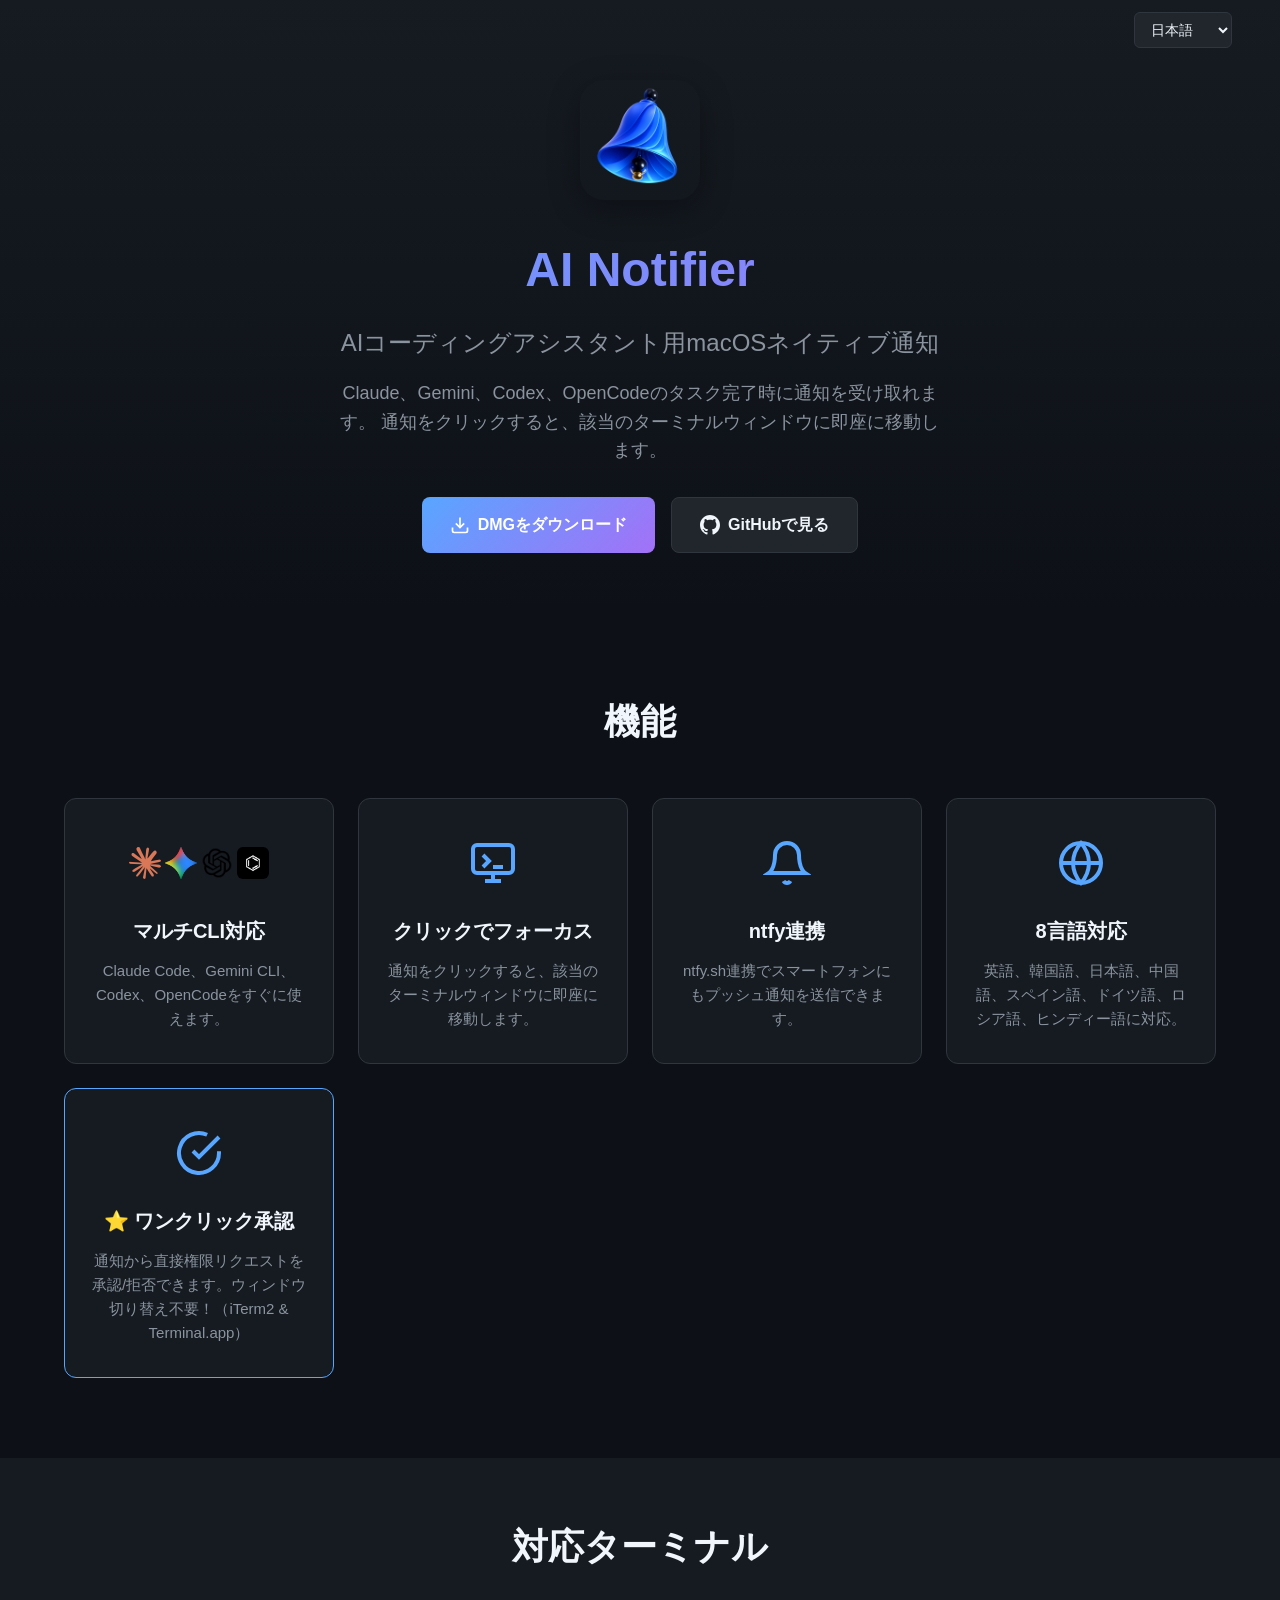
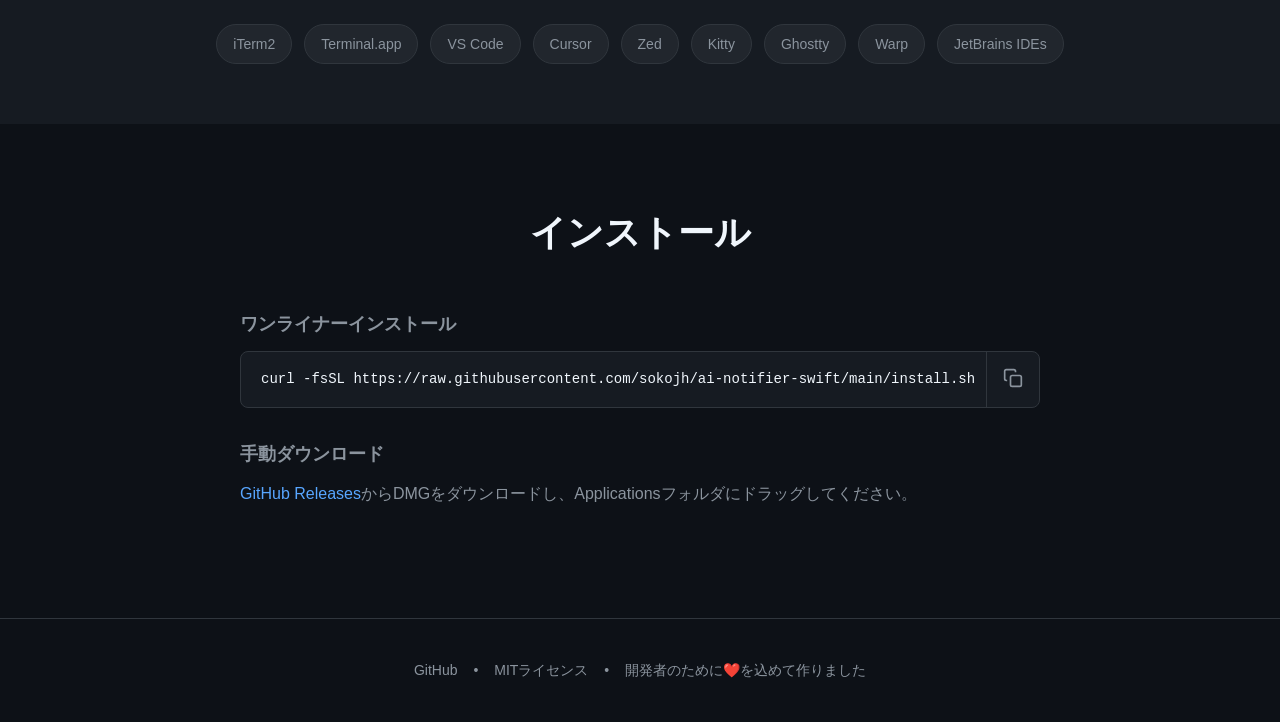
<file: docs/ja.html>
<!DOCTYPE html>
<html lang="ja">
<head>
    <meta charset="UTF-8">
    <meta name="viewport" content="width=device-width, initial-scale=1.0">
    <title>AI Notifier - AIコーディングアシスタント用macOSネイティブ通知</title>
    <meta name="description" content="Claude、Gemini、Codex、OpenCodeのタスク完了時にmacOSネイティブ通知を受け取れます。通知をクリックするとターミナルに即座に移動します。">
    <link rel="stylesheet" href="css/style.css">
    <link rel="icon" type="image/png" href="images/logo.png">
</head>
<body>
    <!-- Language Switcher -->
    <nav class="lang-nav">
        <div class="container">
            <select class="lang-select" onchange="switchLang(this.value)">
                <option value="index.html">English</option>
                <option value="ko.html">한국어</option>
                <option value="ja.html" selected>日本語</option>
                <option value="zh.html">中文</option>
                <option value="es.html">Español</option>
                <option value="de.html">Deutsch</option>
                <option value="ru.html">Русский</option>
                <option value="hi.html">हिन्दी</option>
            </select>
        </div>
    </nav>

    <!-- Hero Section -->
    <section class="hero">
        <div class="container">
            <img src="images/logo.png" alt="AI Notifier ロゴ" class="logo">
            <h1>AI Notifier</h1>
            <p class="tagline">AIコーディングアシスタント用macOSネイティブ通知</p>
            <p class="description">
                Claude、Gemini、Codex、OpenCodeのタスク完了時に通知を受け取れます。
                通知をクリックすると、該当のターミナルウィンドウに即座に移動します。
            </p>
            <div class="cta-buttons">
                <a href="https://github.com/sokojh/ai-notifier-swift/releases/latest/download/AI-Notifier.dmg" class="btn btn-primary">
                    <svg class="icon" viewBox="0 0 24 24" fill="none" stroke="currentColor" stroke-width="2">
                        <path d="M21 15v4a2 2 0 0 1-2 2H5a2 2 0 0 1-2-2v-4"></path>
                        <polyline points="7 10 12 15 17 10"></polyline>
                        <line x1="12" y1="15" x2="12" y2="3"></line>
                    </svg>
                    DMGをダウンロード
                </a>
                <a href="https://github.com/sokojh/ai-notifier-swift" class="btn btn-secondary">
                    <svg class="icon" viewBox="0 0 24 24" fill="currentColor">
                        <path d="M12 0c-6.626 0-12 5.373-12 12 0 5.302 3.438 9.8 8.207 11.387.599.111.793-.261.793-.577v-2.234c-3.338.726-4.033-1.416-4.033-1.416-.546-1.387-1.333-1.756-1.333-1.756-1.089-.745.083-.729.083-.729 1.205.084 1.839 1.237 1.839 1.237 1.07 1.834 2.807 1.304 3.492.997.107-.775.418-1.305.762-1.604-2.665-.305-5.467-1.334-5.467-5.931 0-1.311.469-2.381 1.236-3.221-.124-.303-.535-1.524.117-3.176 0 0 1.008-.322 3.301 1.23.957-.266 1.983-.399 3.003-.404 1.02.005 2.047.138 3.006.404 2.291-1.552 3.297-1.23 3.297-1.23.653 1.653.242 2.874.118 3.176.77.84 1.235 1.911 1.235 3.221 0 4.609-2.807 5.624-5.479 5.921.43.372.823 1.102.823 2.222v3.293c0 .319.192.694.801.576 4.765-1.589 8.199-6.086 8.199-11.386 0-6.627-5.373-12-12-12z"/>
                    </svg>
                    GitHubで見る
                </a>
            </div>
        </div>
    </section>

    <!-- Features Section -->
    <section class="features">
        <div class="container">
            <h2>機能</h2>
            <div class="feature-grid">
                <div class="feature-card">
                    <div class="feature-icon">
                        <div class="cli-icons">
                            <img src="images/claude-logo.png" alt="Claude" title="Claude">
                            <img src="images/gemini-logo.png" alt="Gemini" title="Gemini">
                            <img src="images/codex-logo.png" alt="Codex" title="Codex">
                            <img src="images/opencode-logo.png" alt="OpenCode" title="OpenCode">
                        </div>
                    </div>
                    <h3>マルチCLI対応</h3>
                    <p>Claude Code、Gemini CLI、Codex、OpenCodeをすぐに使えます。</p>
                </div>
                <div class="feature-card">
                    <div class="feature-icon">
                        <svg viewBox="0 0 24 24" fill="none" stroke="currentColor" stroke-width="2">
                            <rect x="2" y="3" width="20" height="14" rx="2" ry="2"></rect>
                            <line x1="8" y1="21" x2="16" y2="21"></line>
                            <line x1="12" y1="17" x2="12" y2="21"></line>
                            <path d="M7 8l3 3-3 3"></path>
                            <line x1="12" y1="14" x2="17" y2="14"></line>
                        </svg>
                    </div>
                    <h3>クリックでフォーカス</h3>
                    <p>通知をクリックすると、該当のターミナルウィンドウに即座に移動します。</p>
                </div>
                <div class="feature-card">
                    <div class="feature-icon">
                        <svg viewBox="0 0 24 24" fill="none" stroke="currentColor" stroke-width="2">
                            <path d="M18 8A6 6 0 0 0 6 8c0 7-3 9-3 9h18s-3-2-3-9"></path>
                            <path d="M13.73 21a2 2 0 0 1-3.46 0"></path>
                            <path d="M12 2v1"></path>
                        </svg>
                    </div>
                    <h3>ntfy連携</h3>
                    <p>ntfy.sh連携でスマートフォンにもプッシュ通知を送信できます。</p>
                </div>
                <div class="feature-card">
                    <div class="feature-icon">
                        <svg viewBox="0 0 24 24" fill="none" stroke="currentColor" stroke-width="2">
                            <circle cx="12" cy="12" r="10"></circle>
                            <line x1="2" y1="12" x2="22" y2="12"></line>
                            <path d="M12 2a15.3 15.3 0 0 1 4 10 15.3 15.3 0 0 1-4 10 15.3 15.3 0 0 1-4-10 15.3 15.3 0 0 1 4-10z"></path>
                        </svg>
                    </div>
                    <h3>8言語対応</h3>
                    <p>英語、韓国語、日本語、中国語、スペイン語、ドイツ語、ロシア語、ヒンディー語に対応。</p>
                </div>
                <div class="feature-card highlight">
                    <div class="feature-icon">
                        <svg viewBox="0 0 24 24" fill="none" stroke="currentColor" stroke-width="2">
                            <path d="M22 11.08V12a10 10 0 1 1-5.93-9.14"></path>
                            <polyline points="22 4 12 14.01 9 11.01"></polyline>
                        </svg>
                    </div>
                    <h3>⭐ ワンクリック承認</h3>
                    <p>通知から直接権限リクエストを承認/拒否できます。ウィンドウ切り替え不要！（iTerm2 & Terminal.app）</p>
                </div>
            </div>
        </div>
    </section>

    <!-- Terminal Support Section -->
    <section class="terminals">
        <div class="container">
            <h2>対応ターミナル</h2>
            <div class="terminal-list">
                <span class="terminal-badge">iTerm2</span>
                <span class="terminal-badge">Terminal.app</span>
                <span class="terminal-badge">VS Code</span>
                <span class="terminal-badge">Cursor</span>
                <span class="terminal-badge">Zed</span>
                <span class="terminal-badge">Kitty</span>
                <span class="terminal-badge">Ghostty</span>
                <span class="terminal-badge">Warp</span>
                <span class="terminal-badge">JetBrains IDEs</span>
            </div>
        </div>
    </section>

    <!-- Installation Section -->
    <section class="installation">
        <div class="container">
            <h2>インストール</h2>
            <div class="install-options">
                <div class="install-option">
                    <h3>ワンライナーインストール</h3>
                    <div class="code-block">
                        <code>curl -fsSL https://raw.githubusercontent.com/sokojh/ai-notifier-swift/main/install.sh | bash</code>
                        <button class="copy-btn" onclick="copyCode(this)" title="クリップボードにコピー">
                            <svg viewBox="0 0 24 24" fill="none" stroke="currentColor" stroke-width="2">
                                <rect x="9" y="9" width="13" height="13" rx="2" ry="2"></rect>
                                <path d="M5 15H4a2 2 0 0 1-2-2V4a2 2 0 0 1 2-2h9a2 2 0 0 1 2 2v1"></path>
                            </svg>
                        </button>
                    </div>
                </div>
                <div class="install-option">
                    <h3>手動ダウンロード</h3>
                    <p><a href="https://github.com/sokojh/ai-notifier-swift/releases/latest">GitHub Releases</a>からDMGをダウンロードし、Applicationsフォルダにドラッグしてください。</p>
                </div>
            </div>
        </div>
    </section>

    <!-- Footer -->
    <footer>
        <div class="container">
            <p>
                <a href="https://github.com/sokojh/ai-notifier-swift">GitHub</a>
                <span class="separator">•</span>
                <a href="https://github.com/sokojh/ai-notifier-swift/blob/main/LICENSE">MITライセンス</a>
                <span class="separator">•</span>
                開発者のために❤️を込めて作りました
            </p>
        </div>
    </footer>

    <script>
        function copyCode(button) {
            const code = button.previousElementSibling.textContent;
            navigator.clipboard.writeText(code).then(() => {
                button.classList.add('copied');
                setTimeout(() => button.classList.remove('copied'), 2000);
            });
        }
        function switchLang(url) {
            sessionStorage.setItem('lang-selected', 'true');
            window.location.href = url;
        }
    </script>
</body>
</html>
</file>
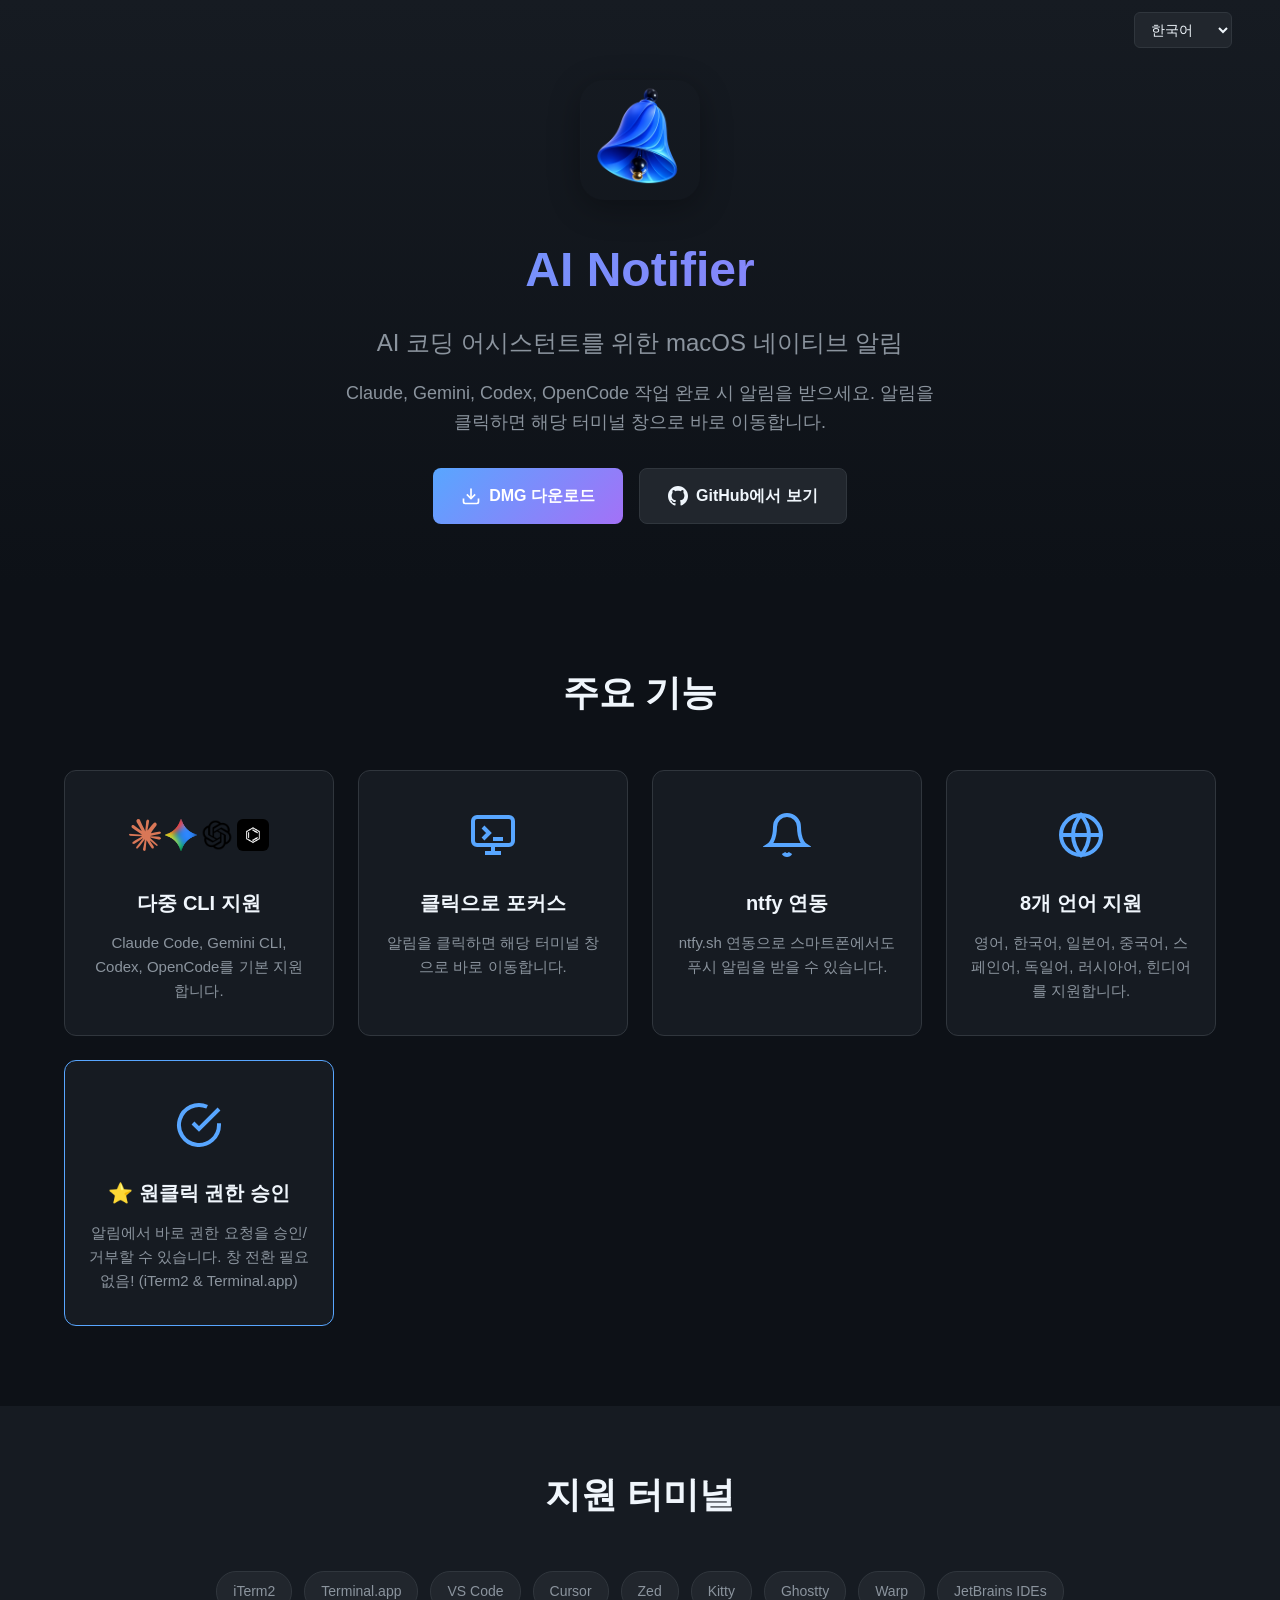
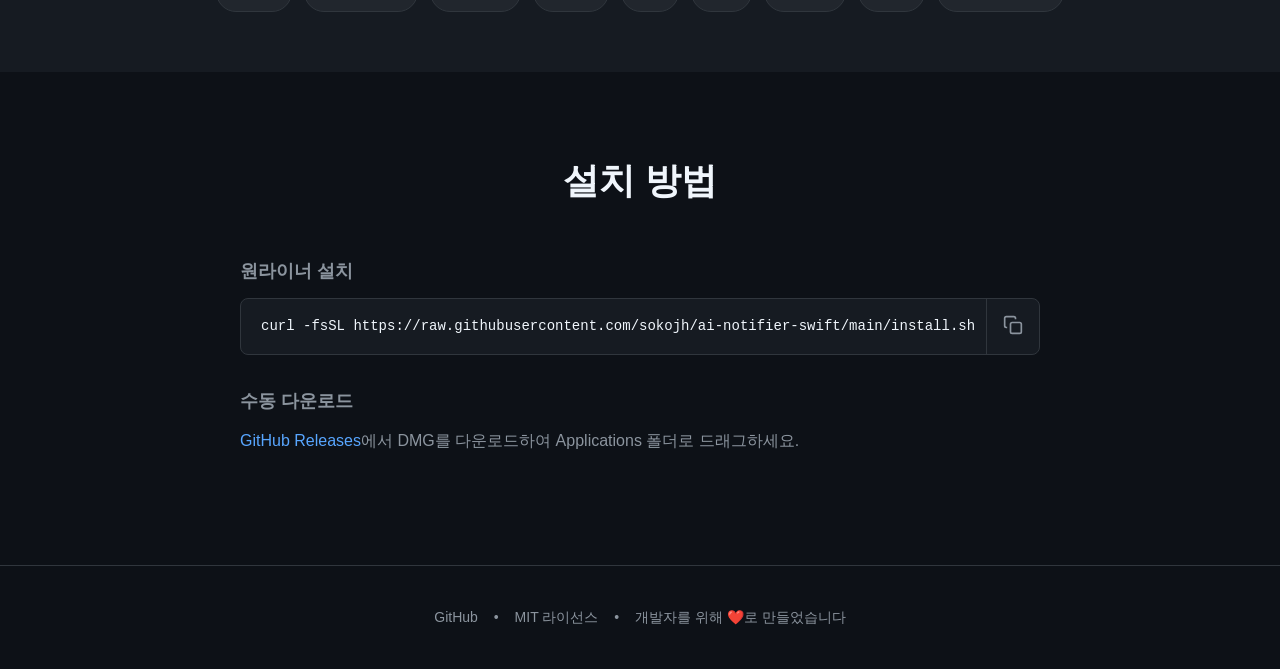
<file: docs/ko.html>
<!DOCTYPE html>
<html lang="ko">
<head>
    <meta charset="UTF-8">
    <meta name="viewport" content="width=device-width, initial-scale=1.0">
    <title>AI Notifier - AI 코딩 어시스턴트를 위한 macOS 네이티브 알림</title>
    <meta name="description" content="Claude, Gemini, Codex, OpenCode 작업 완료 시 macOS 네이티브 알림을 받으세요. 알림 클릭으로 터미널로 바로 이동합니다.">
    <link rel="stylesheet" href="css/style.css">
    <link rel="icon" type="image/png" href="images/logo.png">
</head>
<body>
    <!-- Language Switcher -->
    <nav class="lang-nav">
        <div class="container">
            <select class="lang-select" onchange="switchLang(this.value)">
                <option value="index.html">English</option>
                <option value="ko.html" selected>한국어</option>
                <option value="ja.html">日本語</option>
                <option value="zh.html">中文</option>
                <option value="es.html">Español</option>
                <option value="de.html">Deutsch</option>
                <option value="ru.html">Русский</option>
                <option value="hi.html">हिन्दी</option>
            </select>
        </div>
    </nav>

    <!-- Hero Section -->
    <section class="hero">
        <div class="container">
            <img src="images/logo.png" alt="AI Notifier 로고" class="logo">
            <h1>AI Notifier</h1>
            <p class="tagline">AI 코딩 어시스턴트를 위한 macOS 네이티브 알림</p>
            <p class="description">
                Claude, Gemini, Codex, OpenCode 작업 완료 시 알림을 받으세요.
                알림을 클릭하면 해당 터미널 창으로 바로 이동합니다.
            </p>
            <div class="cta-buttons">
                <a href="https://github.com/sokojh/ai-notifier-swift/releases/latest/download/AI-Notifier.dmg" class="btn btn-primary">
                    <svg class="icon" viewBox="0 0 24 24" fill="none" stroke="currentColor" stroke-width="2">
                        <path d="M21 15v4a2 2 0 0 1-2 2H5a2 2 0 0 1-2-2v-4"></path>
                        <polyline points="7 10 12 15 17 10"></polyline>
                        <line x1="12" y1="15" x2="12" y2="3"></line>
                    </svg>
                    DMG 다운로드
                </a>
                <a href="https://github.com/sokojh/ai-notifier-swift" class="btn btn-secondary">
                    <svg class="icon" viewBox="0 0 24 24" fill="currentColor">
                        <path d="M12 0c-6.626 0-12 5.373-12 12 0 5.302 3.438 9.8 8.207 11.387.599.111.793-.261.793-.577v-2.234c-3.338.726-4.033-1.416-4.033-1.416-.546-1.387-1.333-1.756-1.333-1.756-1.089-.745.083-.729.083-.729 1.205.084 1.839 1.237 1.839 1.237 1.07 1.834 2.807 1.304 3.492.997.107-.775.418-1.305.762-1.604-2.665-.305-5.467-1.334-5.467-5.931 0-1.311.469-2.381 1.236-3.221-.124-.303-.535-1.524.117-3.176 0 0 1.008-.322 3.301 1.23.957-.266 1.983-.399 3.003-.404 1.02.005 2.047.138 3.006.404 2.291-1.552 3.297-1.23 3.297-1.23.653 1.653.242 2.874.118 3.176.77.84 1.235 1.911 1.235 3.221 0 4.609-2.807 5.624-5.479 5.921.43.372.823 1.102.823 2.222v3.293c0 .319.192.694.801.576 4.765-1.589 8.199-6.086 8.199-11.386 0-6.627-5.373-12-12-12z"/>
                    </svg>
                    GitHub에서 보기
                </a>
            </div>
        </div>
    </section>

    <!-- Features Section -->
    <section class="features">
        <div class="container">
            <h2>주요 기능</h2>
            <div class="feature-grid">
                <div class="feature-card">
                    <div class="feature-icon">
                        <div class="cli-icons">
                            <img src="images/claude-logo.png" alt="Claude" title="Claude">
                            <img src="images/gemini-logo.png" alt="Gemini" title="Gemini">
                            <img src="images/codex-logo.png" alt="Codex" title="Codex">
                            <img src="images/opencode-logo.png" alt="OpenCode" title="OpenCode">
                        </div>
                    </div>
                    <h3>다중 CLI 지원</h3>
                    <p>Claude Code, Gemini CLI, Codex, OpenCode를 기본 지원합니다.</p>
                </div>
                <div class="feature-card">
                    <div class="feature-icon">
                        <svg viewBox="0 0 24 24" fill="none" stroke="currentColor" stroke-width="2">
                            <rect x="2" y="3" width="20" height="14" rx="2" ry="2"></rect>
                            <line x1="8" y1="21" x2="16" y2="21"></line>
                            <line x1="12" y1="17" x2="12" y2="21"></line>
                            <path d="M7 8l3 3-3 3"></path>
                            <line x1="12" y1="14" x2="17" y2="14"></line>
                        </svg>
                    </div>
                    <h3>클릭으로 포커스</h3>
                    <p>알림을 클릭하면 해당 터미널 창으로 바로 이동합니다.</p>
                </div>
                <div class="feature-card">
                    <div class="feature-icon">
                        <svg viewBox="0 0 24 24" fill="none" stroke="currentColor" stroke-width="2">
                            <path d="M18 8A6 6 0 0 0 6 8c0 7-3 9-3 9h18s-3-2-3-9"></path>
                            <path d="M13.73 21a2 2 0 0 1-3.46 0"></path>
                            <path d="M12 2v1"></path>
                        </svg>
                    </div>
                    <h3>ntfy 연동</h3>
                    <p>ntfy.sh 연동으로 스마트폰에서도 푸시 알림을 받을 수 있습니다.</p>
                </div>
                <div class="feature-card">
                    <div class="feature-icon">
                        <svg viewBox="0 0 24 24" fill="none" stroke="currentColor" stroke-width="2">
                            <circle cx="12" cy="12" r="10"></circle>
                            <line x1="2" y1="12" x2="22" y2="12"></line>
                            <path d="M12 2a15.3 15.3 0 0 1 4 10 15.3 15.3 0 0 1-4 10 15.3 15.3 0 0 1-4-10 15.3 15.3 0 0 1 4-10z"></path>
                        </svg>
                    </div>
                    <h3>8개 언어 지원</h3>
                    <p>영어, 한국어, 일본어, 중국어, 스페인어, 독일어, 러시아어, 힌디어를 지원합니다.</p>
                </div>
                <div class="feature-card highlight">
                    <div class="feature-icon">
                        <svg viewBox="0 0 24 24" fill="none" stroke="currentColor" stroke-width="2">
                            <path d="M22 11.08V12a10 10 0 1 1-5.93-9.14"></path>
                            <polyline points="22 4 12 14.01 9 11.01"></polyline>
                        </svg>
                    </div>
                    <h3>⭐ 원클릭 권한 승인</h3>
                    <p>알림에서 바로 권한 요청을 승인/거부할 수 있습니다. 창 전환 필요 없음! (iTerm2 & Terminal.app)</p>
                </div>
            </div>
        </div>
    </section>

    <!-- Terminal Support Section -->
    <section class="terminals">
        <div class="container">
            <h2>지원 터미널</h2>
            <div class="terminal-list">
                <span class="terminal-badge">iTerm2</span>
                <span class="terminal-badge">Terminal.app</span>
                <span class="terminal-badge">VS Code</span>
                <span class="terminal-badge">Cursor</span>
                <span class="terminal-badge">Zed</span>
                <span class="terminal-badge">Kitty</span>
                <span class="terminal-badge">Ghostty</span>
                <span class="terminal-badge">Warp</span>
                <span class="terminal-badge">JetBrains IDEs</span>
            </div>
        </div>
    </section>

    <!-- Installation Section -->
    <section class="installation">
        <div class="container">
            <h2>설치 방법</h2>
            <div class="install-options">
                <div class="install-option">
                    <h3>원라이너 설치</h3>
                    <div class="code-block">
                        <code>curl -fsSL https://raw.githubusercontent.com/sokojh/ai-notifier-swift/main/install.sh | bash</code>
                        <button class="copy-btn" onclick="copyCode(this)" title="클립보드에 복사">
                            <svg viewBox="0 0 24 24" fill="none" stroke="currentColor" stroke-width="2">
                                <rect x="9" y="9" width="13" height="13" rx="2" ry="2"></rect>
                                <path d="M5 15H4a2 2 0 0 1-2-2V4a2 2 0 0 1 2-2h9a2 2 0 0 1 2 2v1"></path>
                            </svg>
                        </button>
                    </div>
                </div>
                <div class="install-option">
                    <h3>수동 다운로드</h3>
                    <p><a href="https://github.com/sokojh/ai-notifier-swift/releases/latest">GitHub Releases</a>에서 DMG를 다운로드하여 Applications 폴더로 드래그하세요.</p>
                </div>
            </div>
        </div>
    </section>

    <!-- Footer -->
    <footer>
        <div class="container">
            <p>
                <a href="https://github.com/sokojh/ai-notifier-swift">GitHub</a>
                <span class="separator">•</span>
                <a href="https://github.com/sokojh/ai-notifier-swift/blob/main/LICENSE">MIT 라이선스</a>
                <span class="separator">•</span>
                개발자를 위해 ❤️로 만들었습니다
            </p>
        </div>
    </footer>

    <script>
        function copyCode(button) {
            const code = button.previousElementSibling.textContent;
            navigator.clipboard.writeText(code).then(() => {
                button.classList.add('copied');
                setTimeout(() => button.classList.remove('copied'), 2000);
            });
        }
        function switchLang(url) {
            sessionStorage.setItem('lang-selected', 'true');
            window.location.href = url;
        }
    </script>
</body>
</html>
</file>
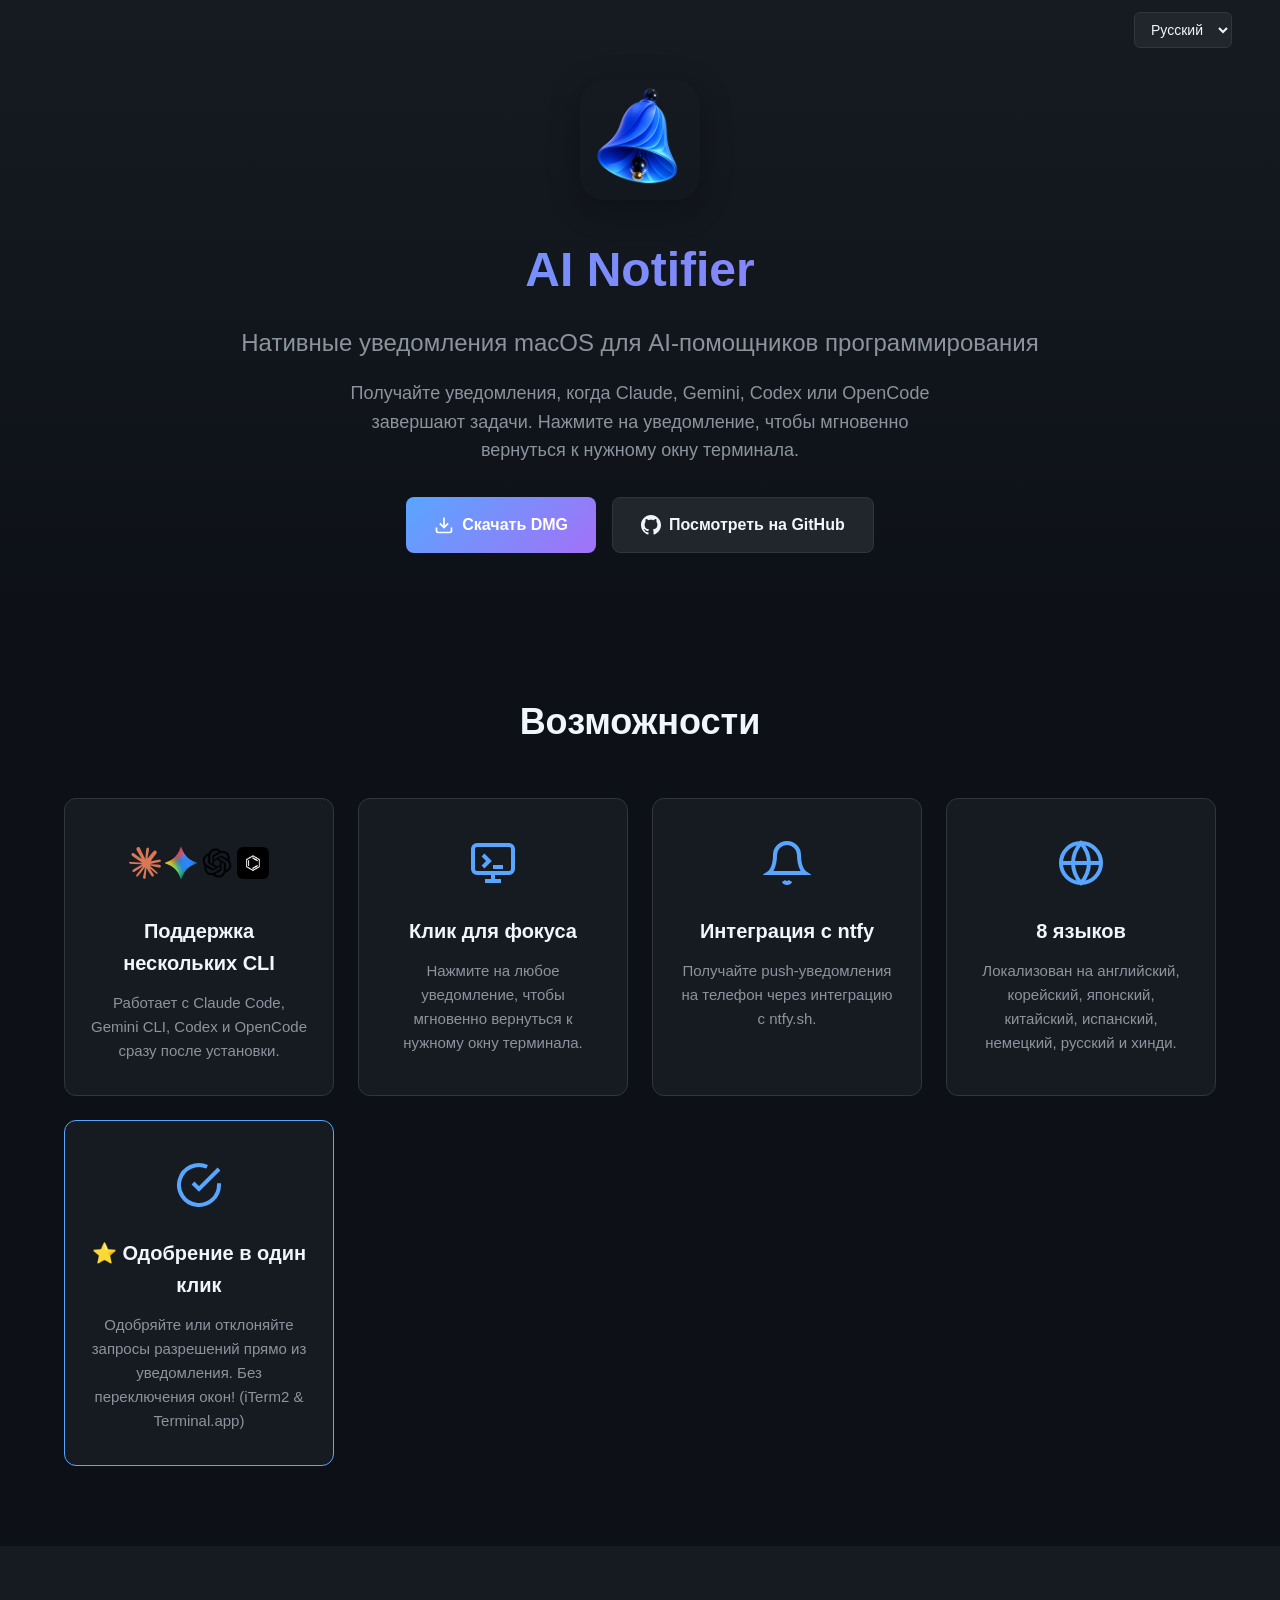
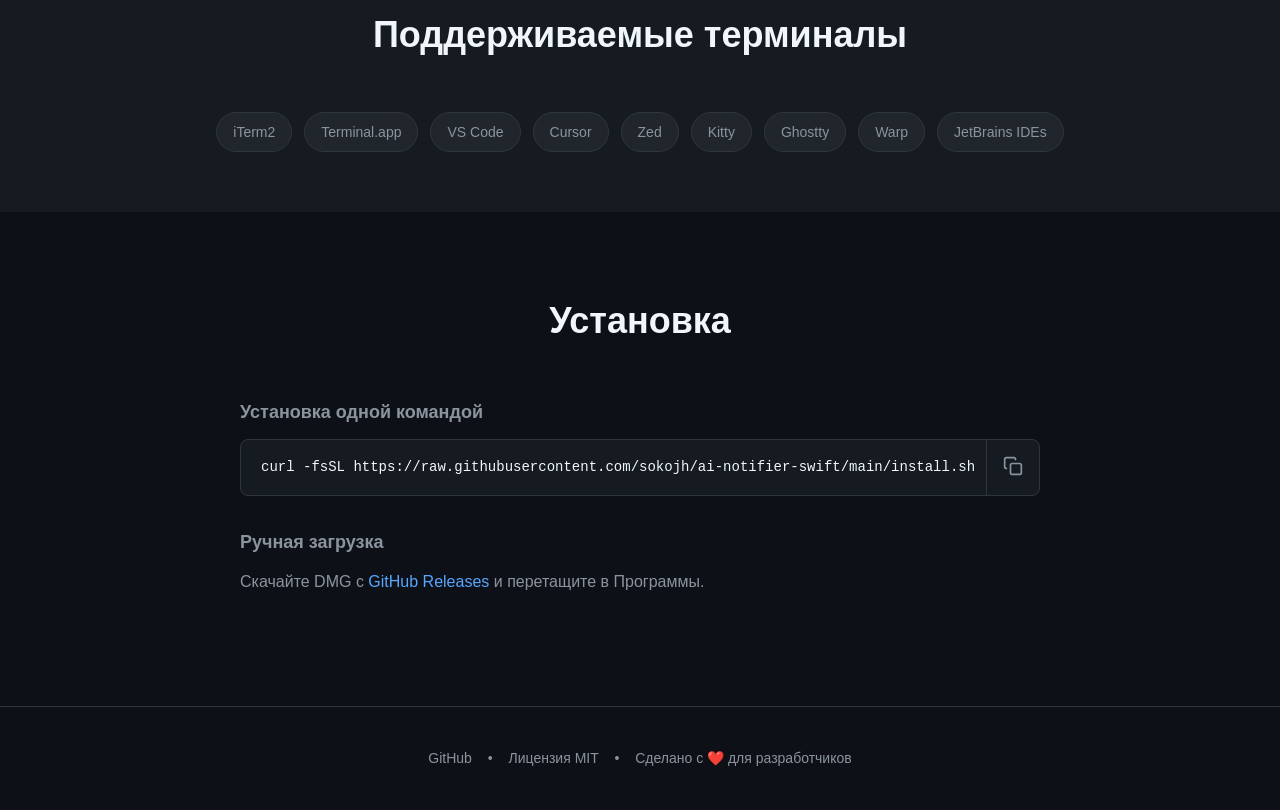
<file: docs/ru.html>
<!DOCTYPE html>
<html lang="ru">
<head>
    <meta charset="UTF-8">
    <meta name="viewport" content="width=device-width, initial-scale=1.0">
    <title>AI Notifier - Нативные уведомления macOS для AI-помощников программирования</title>
    <meta name="description" content="Получайте нативные уведомления macOS, когда Claude, Gemini, Codex или OpenCode завершают задачи. Нажмите, чтобы мгновенно вернуться к терминалу.">
    <link rel="stylesheet" href="css/style.css">
    <link rel="icon" type="image/png" href="images/logo.png">
</head>
<body>
    <!-- Language Switcher -->
    <nav class="lang-nav">
        <div class="container">
            <select class="lang-select" onchange="switchLang(this.value)">
                <option value="index.html">English</option>
                <option value="ko.html">한국어</option>
                <option value="ja.html">日本語</option>
                <option value="zh.html">中文</option>
                <option value="es.html">Español</option>
                <option value="de.html">Deutsch</option>
                <option value="ru.html" selected>Русский</option>
                <option value="hi.html">हिन्दी</option>
            </select>
        </div>
    </nav>

    <!-- Hero Section -->
    <section class="hero">
        <div class="container">
            <img src="images/logo.png" alt="Логотип AI Notifier" class="logo">
            <h1>AI Notifier</h1>
            <p class="tagline">Нативные уведомления macOS для AI-помощников программирования</p>
            <p class="description">
                Получайте уведомления, когда Claude, Gemini, Codex или OpenCode завершают задачи.
                Нажмите на уведомление, чтобы мгновенно вернуться к нужному окну терминала.
            </p>
            <div class="cta-buttons">
                <a href="https://github.com/sokojh/ai-notifier-swift/releases/latest/download/AI-Notifier.dmg" class="btn btn-primary">
                    <svg class="icon" viewBox="0 0 24 24" fill="none" stroke="currentColor" stroke-width="2">
                        <path d="M21 15v4a2 2 0 0 1-2 2H5a2 2 0 0 1-2-2v-4"></path>
                        <polyline points="7 10 12 15 17 10"></polyline>
                        <line x1="12" y1="15" x2="12" y2="3"></line>
                    </svg>
                    Скачать DMG
                </a>
                <a href="https://github.com/sokojh/ai-notifier-swift" class="btn btn-secondary">
                    <svg class="icon" viewBox="0 0 24 24" fill="currentColor">
                        <path d="M12 0c-6.626 0-12 5.373-12 12 0 5.302 3.438 9.8 8.207 11.387.599.111.793-.261.793-.577v-2.234c-3.338.726-4.033-1.416-4.033-1.416-.546-1.387-1.333-1.756-1.333-1.756-1.089-.745.083-.729.083-.729 1.205.084 1.839 1.237 1.839 1.237 1.07 1.834 2.807 1.304 3.492.997.107-.775.418-1.305.762-1.604-2.665-.305-5.467-1.334-5.467-5.931 0-1.311.469-2.381 1.236-3.221-.124-.303-.535-1.524.117-3.176 0 0 1.008-.322 3.301 1.23.957-.266 1.983-.399 3.003-.404 1.02.005 2.047.138 3.006.404 2.291-1.552 3.297-1.23 3.297-1.23.653 1.653.242 2.874.118 3.176.77.84 1.235 1.911 1.235 3.221 0 4.609-2.807 5.624-5.479 5.921.43.372.823 1.102.823 2.222v3.293c0 .319.192.694.801.576 4.765-1.589 8.199-6.086 8.199-11.386 0-6.627-5.373-12-12-12z"/>
                    </svg>
                    Посмотреть на GitHub
                </a>
            </div>
        </div>
    </section>

    <!-- Features Section -->
    <section class="features">
        <div class="container">
            <h2>Возможности</h2>
            <div class="feature-grid">
                <div class="feature-card">
                    <div class="feature-icon">
                        <div class="cli-icons">
                            <img src="images/claude-logo.png" alt="Claude" title="Claude">
                            <img src="images/gemini-logo.png" alt="Gemini" title="Gemini">
                            <img src="images/codex-logo.png" alt="Codex" title="Codex">
                            <img src="images/opencode-logo.png" alt="OpenCode" title="OpenCode">
                        </div>
                    </div>
                    <h3>Поддержка нескольких CLI</h3>
                    <p>Работает с Claude Code, Gemini CLI, Codex и OpenCode сразу после установки.</p>
                </div>
                <div class="feature-card">
                    <div class="feature-icon">
                        <svg viewBox="0 0 24 24" fill="none" stroke="currentColor" stroke-width="2">
                            <rect x="2" y="3" width="20" height="14" rx="2" ry="2"></rect>
                            <line x1="8" y1="21" x2="16" y2="21"></line>
                            <line x1="12" y1="17" x2="12" y2="21"></line>
                            <path d="M7 8l3 3-3 3"></path>
                            <line x1="12" y1="14" x2="17" y2="14"></line>
                        </svg>
                    </div>
                    <h3>Клик для фокуса</h3>
                    <p>Нажмите на любое уведомление, чтобы мгновенно вернуться к нужному окну терминала.</p>
                </div>
                <div class="feature-card">
                    <div class="feature-icon">
                        <svg viewBox="0 0 24 24" fill="none" stroke="currentColor" stroke-width="2">
                            <path d="M18 8A6 6 0 0 0 6 8c0 7-3 9-3 9h18s-3-2-3-9"></path>
                            <path d="M13.73 21a2 2 0 0 1-3.46 0"></path>
                            <path d="M12 2v1"></path>
                        </svg>
                    </div>
                    <h3>Интеграция с ntfy</h3>
                    <p>Получайте push-уведомления на телефон через интеграцию с ntfy.sh.</p>
                </div>
                <div class="feature-card">
                    <div class="feature-icon">
                        <svg viewBox="0 0 24 24" fill="none" stroke="currentColor" stroke-width="2">
                            <circle cx="12" cy="12" r="10"></circle>
                            <line x1="2" y1="12" x2="22" y2="12"></line>
                            <path d="M12 2a15.3 15.3 0 0 1 4 10 15.3 15.3 0 0 1-4 10 15.3 15.3 0 0 1-4-10 15.3 15.3 0 0 1 4-10z"></path>
                        </svg>
                    </div>
                    <h3>8 языков</h3>
                    <p>Локализован на английский, корейский, японский, китайский, испанский, немецкий, русский и хинди.</p>
                </div>
                <div class="feature-card highlight">
                    <div class="feature-icon">
                        <svg viewBox="0 0 24 24" fill="none" stroke="currentColor" stroke-width="2">
                            <path d="M22 11.08V12a10 10 0 1 1-5.93-9.14"></path>
                            <polyline points="22 4 12 14.01 9 11.01"></polyline>
                        </svg>
                    </div>
                    <h3>⭐ Одобрение в один клик</h3>
                    <p>Одобряйте или отклоняйте запросы разрешений прямо из уведомления. Без переключения окон! (iTerm2 & Terminal.app)</p>
                </div>
            </div>
        </div>
    </section>

    <!-- Terminal Support Section -->
    <section class="terminals">
        <div class="container">
            <h2>Поддерживаемые терминалы</h2>
            <div class="terminal-list">
                <span class="terminal-badge">iTerm2</span>
                <span class="terminal-badge">Terminal.app</span>
                <span class="terminal-badge">VS Code</span>
                <span class="terminal-badge">Cursor</span>
                <span class="terminal-badge">Zed</span>
                <span class="terminal-badge">Kitty</span>
                <span class="terminal-badge">Ghostty</span>
                <span class="terminal-badge">Warp</span>
                <span class="terminal-badge">JetBrains IDEs</span>
            </div>
        </div>
    </section>

    <!-- Installation Section -->
    <section class="installation">
        <div class="container">
            <h2>Установка</h2>
            <div class="install-options">
                <div class="install-option">
                    <h3>Установка одной командой</h3>
                    <div class="code-block">
                        <code>curl -fsSL https://raw.githubusercontent.com/sokojh/ai-notifier-swift/main/install.sh | bash</code>
                        <button class="copy-btn" onclick="copyCode(this)" title="Копировать в буфер обмена">
                            <svg viewBox="0 0 24 24" fill="none" stroke="currentColor" stroke-width="2">
                                <rect x="9" y="9" width="13" height="13" rx="2" ry="2"></rect>
                                <path d="M5 15H4a2 2 0 0 1-2-2V4a2 2 0 0 1 2-2h9a2 2 0 0 1 2 2v1"></path>
                            </svg>
                        </button>
                    </div>
                </div>
                <div class="install-option">
                    <h3>Ручная загрузка</h3>
                    <p>Скачайте DMG с <a href="https://github.com/sokojh/ai-notifier-swift/releases/latest">GitHub Releases</a> и перетащите в Программы.</p>
                </div>
            </div>
        </div>
    </section>

    <!-- Footer -->
    <footer>
        <div class="container">
            <p>
                <a href="https://github.com/sokojh/ai-notifier-swift">GitHub</a>
                <span class="separator">•</span>
                <a href="https://github.com/sokojh/ai-notifier-swift/blob/main/LICENSE">Лицензия MIT</a>
                <span class="separator">•</span>
                Сделано с ❤️ для разработчиков
            </p>
        </div>
    </footer>

    <script>
        function copyCode(button) {
            const code = button.previousElementSibling.textContent;
            navigator.clipboard.writeText(code).then(() => {
                button.classList.add('copied');
                setTimeout(() => button.classList.remove('copied'), 2000);
            });
        }
        function switchLang(url) {
            sessionStorage.setItem('lang-selected', 'true');
            window.location.href = url;
        }
    </script>
</body>
</html>
</file>
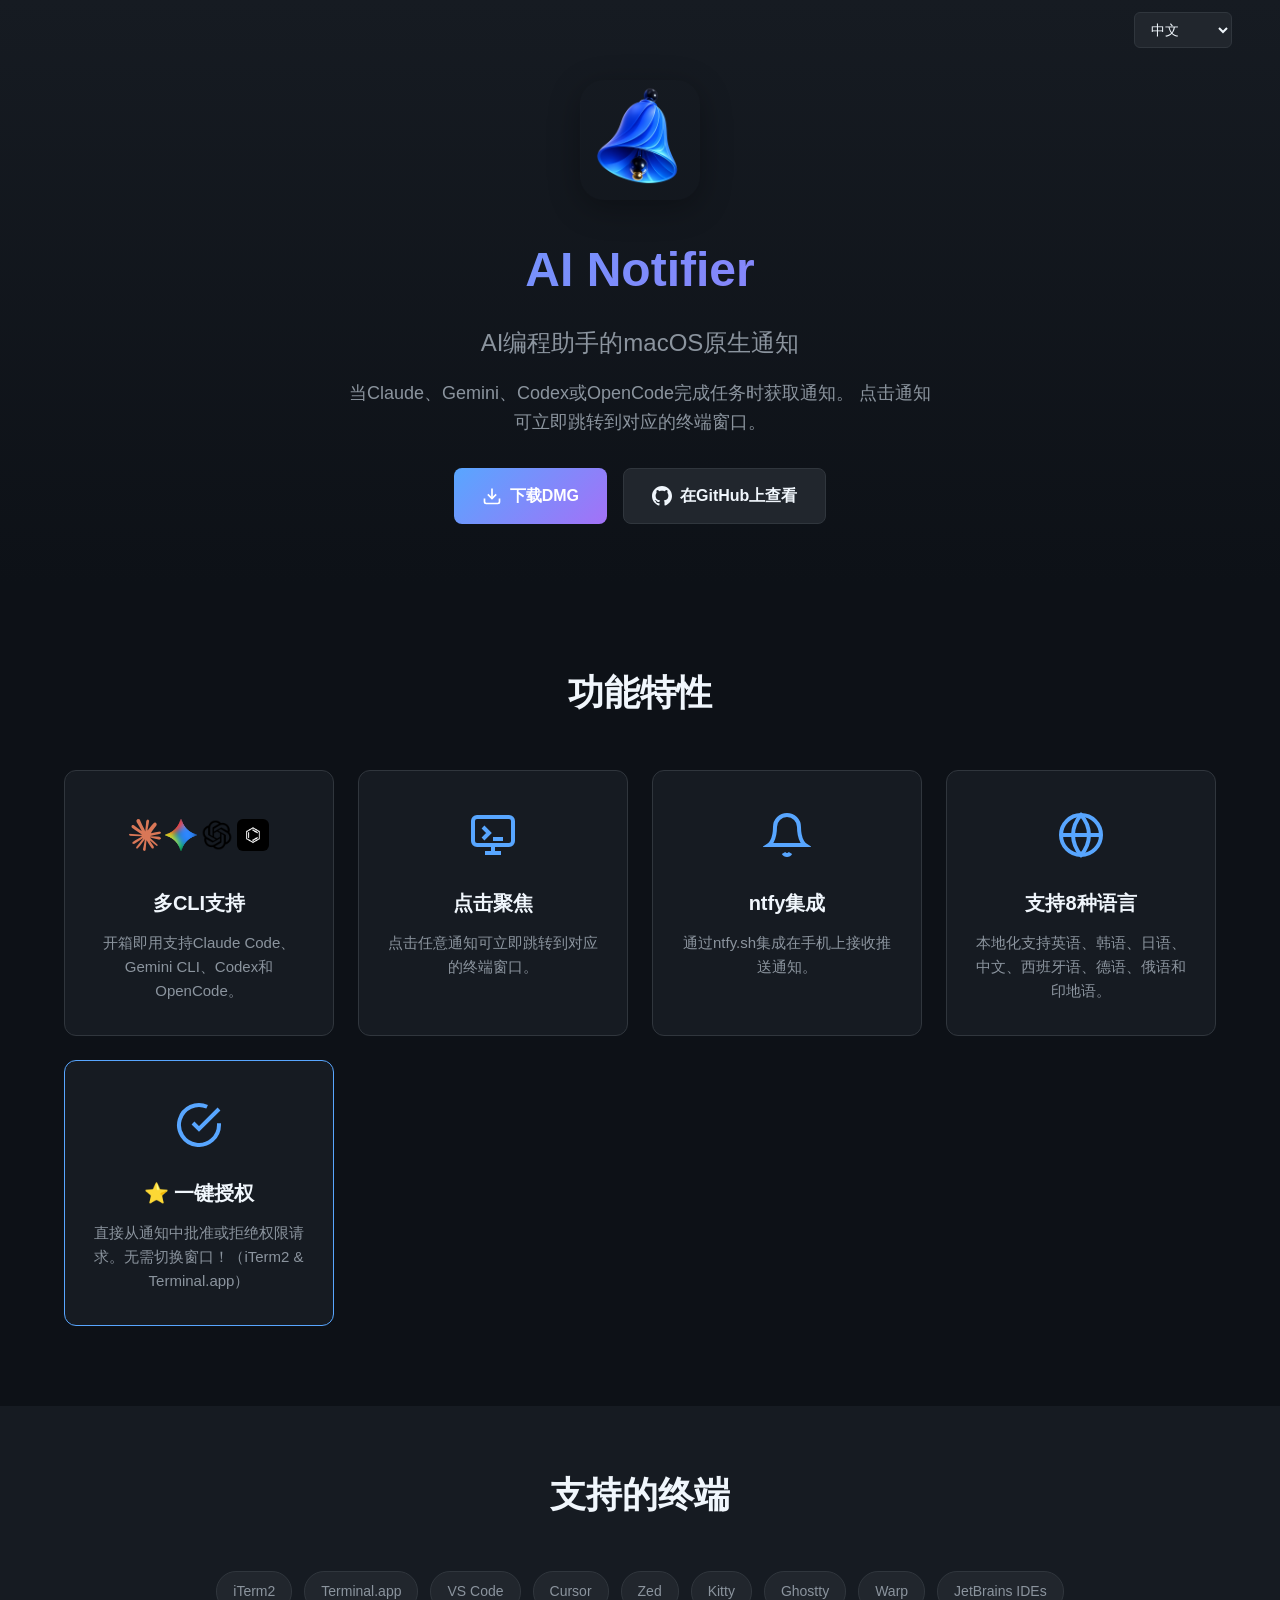
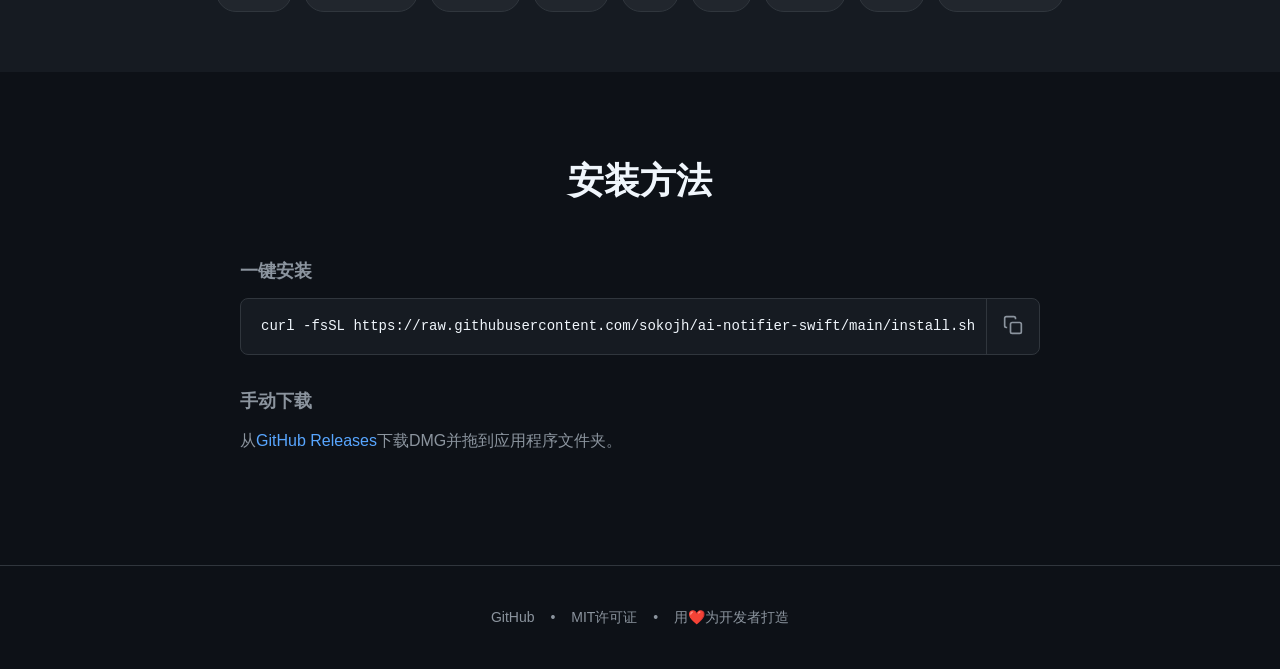
<file: docs/zh.html>
<!DOCTYPE html>
<html lang="zh-Hans">
<head>
    <meta charset="UTF-8">
    <meta name="viewport" content="width=device-width, initial-scale=1.0">
    <title>AI Notifier - AI编程助手的macOS原生通知</title>
    <meta name="description" content="当Claude、Gemini、Codex或OpenCode完成任务时获取macOS原生通知。点击通知可立即跳转到终端窗口。">
    <link rel="stylesheet" href="css/style.css">
    <link rel="icon" type="image/png" href="images/logo.png">
</head>
<body>
    <!-- Language Switcher -->
    <nav class="lang-nav">
        <div class="container">
            <select class="lang-select" onchange="switchLang(this.value)">
                <option value="index.html">English</option>
                <option value="ko.html">한국어</option>
                <option value="ja.html">日本語</option>
                <option value="zh.html" selected>中文</option>
                <option value="es.html">Español</option>
                <option value="de.html">Deutsch</option>
                <option value="ru.html">Русский</option>
                <option value="hi.html">हिन्दी</option>
            </select>
        </div>
    </nav>

    <!-- Hero Section -->
    <section class="hero">
        <div class="container">
            <img src="images/logo.png" alt="AI Notifier 图标" class="logo">
            <h1>AI Notifier</h1>
            <p class="tagline">AI编程助手的macOS原生通知</p>
            <p class="description">
                当Claude、Gemini、Codex或OpenCode完成任务时获取通知。
                点击通知可立即跳转到对应的终端窗口。
            </p>
            <div class="cta-buttons">
                <a href="https://github.com/sokojh/ai-notifier-swift/releases/latest/download/AI-Notifier.dmg" class="btn btn-primary">
                    <svg class="icon" viewBox="0 0 24 24" fill="none" stroke="currentColor" stroke-width="2">
                        <path d="M21 15v4a2 2 0 0 1-2 2H5a2 2 0 0 1-2-2v-4"></path>
                        <polyline points="7 10 12 15 17 10"></polyline>
                        <line x1="12" y1="15" x2="12" y2="3"></line>
                    </svg>
                    下载DMG
                </a>
                <a href="https://github.com/sokojh/ai-notifier-swift" class="btn btn-secondary">
                    <svg class="icon" viewBox="0 0 24 24" fill="currentColor">
                        <path d="M12 0c-6.626 0-12 5.373-12 12 0 5.302 3.438 9.8 8.207 11.387.599.111.793-.261.793-.577v-2.234c-3.338.726-4.033-1.416-4.033-1.416-.546-1.387-1.333-1.756-1.333-1.756-1.089-.745.083-.729.083-.729 1.205.084 1.839 1.237 1.839 1.237 1.07 1.834 2.807 1.304 3.492.997.107-.775.418-1.305.762-1.604-2.665-.305-5.467-1.334-5.467-5.931 0-1.311.469-2.381 1.236-3.221-.124-.303-.535-1.524.117-3.176 0 0 1.008-.322 3.301 1.23.957-.266 1.983-.399 3.003-.404 1.02.005 2.047.138 3.006.404 2.291-1.552 3.297-1.23 3.297-1.23.653 1.653.242 2.874.118 3.176.77.84 1.235 1.911 1.235 3.221 0 4.609-2.807 5.624-5.479 5.921.43.372.823 1.102.823 2.222v3.293c0 .319.192.694.801.576 4.765-1.589 8.199-6.086 8.199-11.386 0-6.627-5.373-12-12-12z"/>
                    </svg>
                    在GitHub上查看
                </a>
            </div>
        </div>
    </section>

    <!-- Features Section -->
    <section class="features">
        <div class="container">
            <h2>功能特性</h2>
            <div class="feature-grid">
                <div class="feature-card">
                    <div class="feature-icon">
                        <div class="cli-icons">
                            <img src="images/claude-logo.png" alt="Claude" title="Claude">
                            <img src="images/gemini-logo.png" alt="Gemini" title="Gemini">
                            <img src="images/codex-logo.png" alt="Codex" title="Codex">
                            <img src="images/opencode-logo.png" alt="OpenCode" title="OpenCode">
                        </div>
                    </div>
                    <h3>多CLI支持</h3>
                    <p>开箱即用支持Claude Code、Gemini CLI、Codex和OpenCode。</p>
                </div>
                <div class="feature-card">
                    <div class="feature-icon">
                        <svg viewBox="0 0 24 24" fill="none" stroke="currentColor" stroke-width="2">
                            <rect x="2" y="3" width="20" height="14" rx="2" ry="2"></rect>
                            <line x1="8" y1="21" x2="16" y2="21"></line>
                            <line x1="12" y1="17" x2="12" y2="21"></line>
                            <path d="M7 8l3 3-3 3"></path>
                            <line x1="12" y1="14" x2="17" y2="14"></line>
                        </svg>
                    </div>
                    <h3>点击聚焦</h3>
                    <p>点击任意通知可立即跳转到对应的终端窗口。</p>
                </div>
                <div class="feature-card">
                    <div class="feature-icon">
                        <svg viewBox="0 0 24 24" fill="none" stroke="currentColor" stroke-width="2">
                            <path d="M18 8A6 6 0 0 0 6 8c0 7-3 9-3 9h18s-3-2-3-9"></path>
                            <path d="M13.73 21a2 2 0 0 1-3.46 0"></path>
                            <path d="M12 2v1"></path>
                        </svg>
                    </div>
                    <h3>ntfy集成</h3>
                    <p>通过ntfy.sh集成在手机上接收推送通知。</p>
                </div>
                <div class="feature-card">
                    <div class="feature-icon">
                        <svg viewBox="0 0 24 24" fill="none" stroke="currentColor" stroke-width="2">
                            <circle cx="12" cy="12" r="10"></circle>
                            <line x1="2" y1="12" x2="22" y2="12"></line>
                            <path d="M12 2a15.3 15.3 0 0 1 4 10 15.3 15.3 0 0 1-4 10 15.3 15.3 0 0 1-4-10 15.3 15.3 0 0 1 4-10z"></path>
                        </svg>
                    </div>
                    <h3>支持8种语言</h3>
                    <p>本地化支持英语、韩语、日语、中文、西班牙语、德语、俄语和印地语。</p>
                </div>
                <div class="feature-card highlight">
                    <div class="feature-icon">
                        <svg viewBox="0 0 24 24" fill="none" stroke="currentColor" stroke-width="2">
                            <path d="M22 11.08V12a10 10 0 1 1-5.93-9.14"></path>
                            <polyline points="22 4 12 14.01 9 11.01"></polyline>
                        </svg>
                    </div>
                    <h3>⭐ 一键授权</h3>
                    <p>直接从通知中批准或拒绝权限请求。无需切换窗口！（iTerm2 & Terminal.app）</p>
                </div>
            </div>
        </div>
    </section>

    <!-- Terminal Support Section -->
    <section class="terminals">
        <div class="container">
            <h2>支持的终端</h2>
            <div class="terminal-list">
                <span class="terminal-badge">iTerm2</span>
                <span class="terminal-badge">Terminal.app</span>
                <span class="terminal-badge">VS Code</span>
                <span class="terminal-badge">Cursor</span>
                <span class="terminal-badge">Zed</span>
                <span class="terminal-badge">Kitty</span>
                <span class="terminal-badge">Ghostty</span>
                <span class="terminal-badge">Warp</span>
                <span class="terminal-badge">JetBrains IDEs</span>
            </div>
        </div>
    </section>

    <!-- Installation Section -->
    <section class="installation">
        <div class="container">
            <h2>安装方法</h2>
            <div class="install-options">
                <div class="install-option">
                    <h3>一键安装</h3>
                    <div class="code-block">
                        <code>curl -fsSL https://raw.githubusercontent.com/sokojh/ai-notifier-swift/main/install.sh | bash</code>
                        <button class="copy-btn" onclick="copyCode(this)" title="复制到剪贴板">
                            <svg viewBox="0 0 24 24" fill="none" stroke="currentColor" stroke-width="2">
                                <rect x="9" y="9" width="13" height="13" rx="2" ry="2"></rect>
                                <path d="M5 15H4a2 2 0 0 1-2-2V4a2 2 0 0 1 2-2h9a2 2 0 0 1 2 2v1"></path>
                            </svg>
                        </button>
                    </div>
                </div>
                <div class="install-option">
                    <h3>手动下载</h3>
                    <p>从<a href="https://github.com/sokojh/ai-notifier-swift/releases/latest">GitHub Releases</a>下载DMG并拖到应用程序文件夹。</p>
                </div>
            </div>
        </div>
    </section>

    <!-- Footer -->
    <footer>
        <div class="container">
            <p>
                <a href="https://github.com/sokojh/ai-notifier-swift">GitHub</a>
                <span class="separator">•</span>
                <a href="https://github.com/sokojh/ai-notifier-swift/blob/main/LICENSE">MIT许可证</a>
                <span class="separator">•</span>
                用❤️为开发者打造
            </p>
        </div>
    </footer>

    <script>
        function copyCode(button) {
            const code = button.previousElementSibling.textContent;
            navigator.clipboard.writeText(code).then(() => {
                button.classList.add('copied');
                setTimeout(() => button.classList.remove('copied'), 2000);
            });
        }
        function switchLang(url) {
            sessionStorage.setItem('lang-selected', 'true');
            window.location.href = url;
        }
    </script>
</body>
</html>
</file>
<file: docs/css/style.css>
/* AI Notifier Landing Page Styles */

/* Language Switcher */
.lang-nav {
    position: fixed;
    top: 0;
    right: 0;
    padding: 12px 24px;
    z-index: 1000;
}

.lang-select {
    background: var(--bg-tertiary);
    color: var(--text-primary);
    border: 1px solid var(--border-color);
    padding: 8px 12px;
    border-radius: 6px;
    font-size: 14px;
    cursor: pointer;
    outline: none;
}

.lang-select:hover {
    border-color: var(--accent-primary);
}

.lang-select option {
    background: var(--bg-secondary);
    color: var(--text-primary);
}

:root {
    --bg-primary: #0d1117;
    --bg-secondary: #161b22;
    --bg-tertiary: #21262d;
    --text-primary: #f0f6fc;
    --text-secondary: #8b949e;
    --accent-primary: #58a6ff;
    --accent-secondary: #238636;
    --border-color: #30363d;
    --gradient-start: #58a6ff;
    --gradient-end: #a371f7;
}

* {
    margin: 0;
    padding: 0;
    box-sizing: border-box;
}

body {
    font-family: -apple-system, BlinkMacSystemFont, 'Segoe UI', 'Noto Sans', Helvetica, Arial, sans-serif;
    background-color: var(--bg-primary);
    color: var(--text-primary);
    line-height: 1.6;
}

.container {
    max-width: 1200px;
    margin: 0 auto;
    padding: 0 24px;
}

/* Hero Section */
.hero {
    text-align: center;
    padding: 80px 0 60px;
    background: linear-gradient(180deg, var(--bg-secondary) 0%, var(--bg-primary) 100%);
}

.logo {
    width: 120px;
    height: 120px;
    margin-bottom: 24px;
    border-radius: 24px;
    box-shadow: 0 8px 32px rgba(0, 0, 0, 0.3);
}

.hero h1 {
    font-size: 48px;
    font-weight: 700;
    margin-bottom: 16px;
    background: linear-gradient(135deg, var(--gradient-start), var(--gradient-end));
    -webkit-background-clip: text;
    -webkit-text-fill-color: transparent;
    background-clip: text;
}

.tagline {
    font-size: 24px;
    color: var(--text-secondary);
    margin-bottom: 16px;
}

.description {
    font-size: 18px;
    color: var(--text-secondary);
    max-width: 600px;
    margin: 0 auto 32px;
}

.cta-buttons {
    display: flex;
    gap: 16px;
    justify-content: center;
    flex-wrap: wrap;
}

.btn {
    display: inline-flex;
    align-items: center;
    gap: 8px;
    padding: 14px 28px;
    border-radius: 8px;
    font-size: 16px;
    font-weight: 600;
    text-decoration: none;
    transition: all 0.2s ease;
}

.btn .icon {
    width: 20px;
    height: 20px;
}

.btn-primary {
    background: linear-gradient(135deg, var(--gradient-start), var(--gradient-end));
    color: white;
}

.btn-primary:hover {
    transform: translateY(-2px);
    box-shadow: 0 8px 24px rgba(88, 166, 255, 0.3);
}

.btn-secondary {
    background: var(--bg-tertiary);
    color: var(--text-primary);
    border: 1px solid var(--border-color);
}

.btn-secondary:hover {
    background: var(--border-color);
}

/* Features Section */
.features {
    padding: 80px 0;
}

.features h2,
.terminals h2,
.installation h2 {
    text-align: center;
    font-size: 36px;
    margin-bottom: 48px;
}

.feature-grid {
    display: grid;
    grid-template-columns: repeat(auto-fit, minmax(260px, 1fr));
    gap: 24px;
}

.feature-card {
    background: var(--bg-secondary);
    border: 1px solid var(--border-color);
    border-radius: 12px;
    padding: 32px 24px;
    text-align: center;
    transition: all 0.2s ease;
}

.feature-card:hover {
    border-color: var(--accent-primary);
    transform: translateY(-4px);
}

.feature-card.highlight {
    border-color: var(--accent-primary);
}

.feature-icon {
    width: 64px;
    height: 64px;
    margin: 0 auto 20px;
    display: flex;
    align-items: center;
    justify-content: center;
}

.feature-icon svg {
    width: 48px;
    height: 48px;
    stroke: var(--accent-primary);
}

.cli-icons {
    display: flex;
    gap: 4px;
    justify-content: center;
}

.cli-icons img {
    width: 32px;
    height: 32px;
    border-radius: 6px;
}

.feature-card h3 {
    font-size: 20px;
    margin-bottom: 12px;
}

.feature-card p {
    color: var(--text-secondary);
    font-size: 15px;
}

/* Terminal Support Section */
.terminals {
    padding: 60px 0;
    background: var(--bg-secondary);
}

.terminal-list {
    display: flex;
    flex-wrap: wrap;
    justify-content: center;
    gap: 12px;
}

.terminal-badge {
    background: var(--bg-tertiary);
    border: 1px solid var(--border-color);
    padding: 8px 16px;
    border-radius: 20px;
    font-size: 14px;
    color: var(--text-secondary);
}

/* Installation Section */
.installation {
    padding: 80px 0;
}

.install-options {
    max-width: 800px;
    margin: 0 auto;
}

.install-option {
    margin-bottom: 32px;
}

.install-option h3 {
    font-size: 18px;
    margin-bottom: 12px;
    color: var(--text-secondary);
}

.install-option p {
    color: var(--text-secondary);
}

.install-option a {
    color: var(--accent-primary);
    text-decoration: none;
}

.install-option a:hover {
    text-decoration: underline;
}

.code-block {
    display: flex;
    align-items: center;
    background: var(--bg-secondary);
    border: 1px solid var(--border-color);
    border-radius: 8px;
    overflow: hidden;
}

.code-block code {
    flex: 1;
    padding: 16px 20px;
    font-family: 'SF Mono', Monaco, 'Andale Mono', monospace;
    font-size: 14px;
    color: var(--text-primary);
    white-space: nowrap;
    overflow-x: auto;
}

.copy-btn {
    background: transparent;
    border: none;
    padding: 16px;
    cursor: pointer;
    color: var(--text-secondary);
    transition: color 0.2s ease;
    border-left: 1px solid var(--border-color);
}

.copy-btn:hover {
    color: var(--text-primary);
}

.copy-btn svg {
    width: 20px;
    height: 20px;
}

.copy-btn.copied {
    color: var(--accent-secondary);
}

/* Footer */
footer {
    padding: 40px 0;
    text-align: center;
    border-top: 1px solid var(--border-color);
}

footer p {
    color: var(--text-secondary);
    font-size: 14px;
}

footer a {
    color: var(--text-secondary);
    text-decoration: none;
}

footer a:hover {
    color: var(--text-primary);
}

.separator {
    margin: 0 12px;
}

/* Responsive */
@media (max-width: 768px) {
    .hero {
        padding: 60px 0 40px;
    }

    .logo {
        width: 80px;
        height: 80px;
    }

    .hero h1 {
        font-size: 32px;
    }

    .tagline {
        font-size: 18px;
    }

    .description {
        font-size: 16px;
    }

    .cta-buttons {
        flex-direction: column;
        align-items: center;
    }

    .btn {
        width: 100%;
        max-width: 280px;
        justify-content: center;
    }

    .features h2,
    .terminals h2,
    .installation h2 {
        font-size: 28px;
    }

    .feature-grid {
        grid-template-columns: 1fr;
    }

    .code-block {
        flex-direction: column;
    }

    .code-block code {
        width: 100%;
        text-align: center;
    }

    .copy-btn {
        width: 100%;
        border-left: none;
        border-top: 1px solid var(--border-color);
    }
}
</file>
